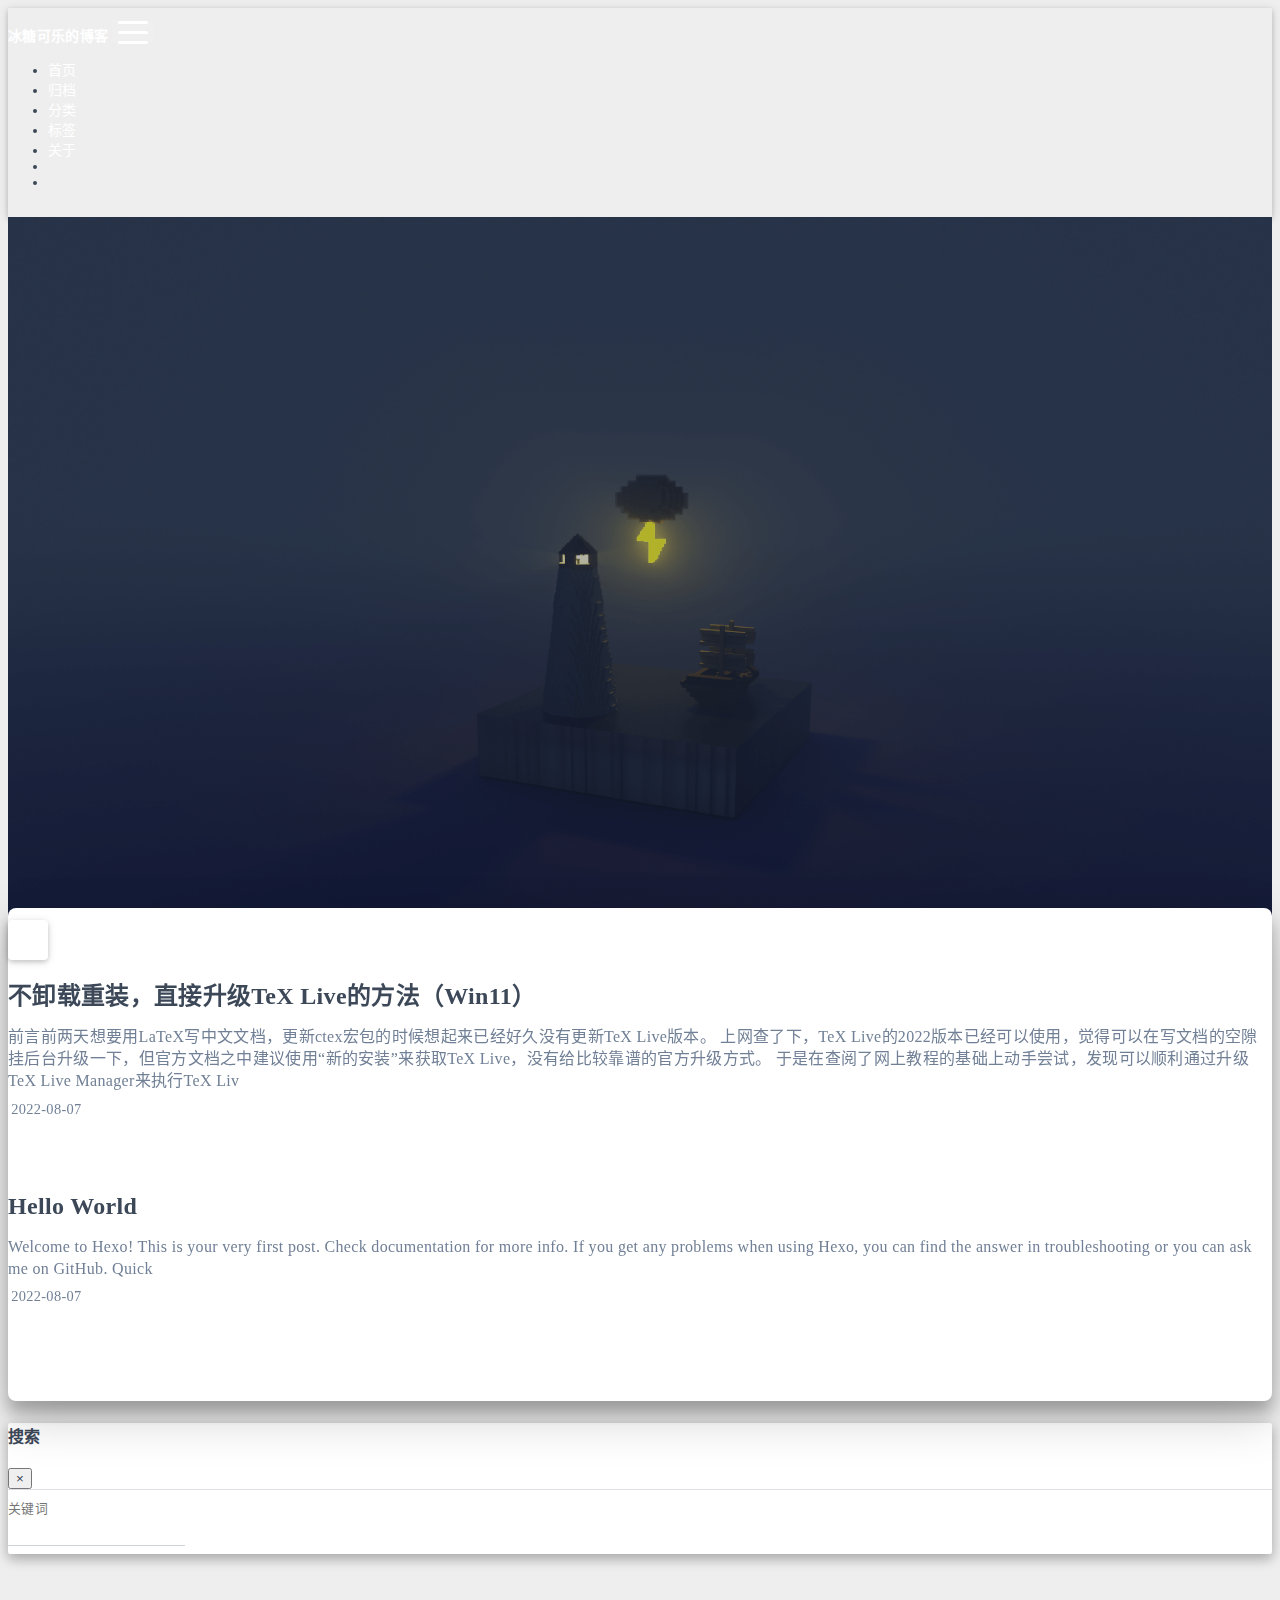
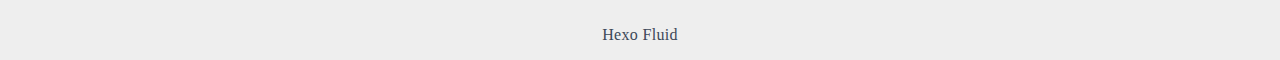
<file: index.html>
<!DOCTYPE html>
<html lang="zh-CN" data-default-color-scheme=auto>



<head>
  <meta charset="UTF-8">
  <link rel="apple-touch-icon" sizes="76x76" href="/img/fluid.png">
  <link rel="icon" href="/img/fluid.png">
  <meta name="viewport" content="width=device-width, initial-scale=1.0, maximum-scale=5.0, shrink-to-fit=no">
  <meta http-equiv="x-ua-compatible" content="ie=edge">
  
  <meta name="theme-color" content="#2f4154">
  <meta name="author" content="冰糖可乐">
  <meta name="keywords" content="">
  
    <meta property="og:type" content="website">
<meta property="og:title" content="冰糖可乐的博客">
<meta property="og:url" content="https://hushucheng1998.github.io/index.html">
<meta property="og:site_name" content="冰糖可乐的博客">
<meta property="og:locale" content="zh_CN">
<meta property="article:author" content="冰糖可乐">
<meta name="twitter:card" content="summary_large_image">
  
  
  
  <title>冰糖可乐的博客</title>

  <link  rel="stylesheet" href="https://lib.baomitu.com/twitter-bootstrap/4.6.1/css/bootstrap.min.css" />





<!-- 主题依赖的图标库，不要自行修改 -->
<!-- Do not modify the link that theme dependent icons -->

<link rel="stylesheet" href="//at.alicdn.com/t/font_1749284_hj8rtnfg7um.css">



<link rel="stylesheet" href="//at.alicdn.com/t/font_1736178_lbnruvf0jn.css">


<link  rel="stylesheet" href="/css/main.css" />


  <link id="highlight-css" rel="stylesheet" href="/css/highlight.css" />
  
    <link id="highlight-css-dark" rel="stylesheet" href="/css/highlight-dark.css" />
  




  <script id="fluid-configs">
    var Fluid = window.Fluid || {};
    Fluid.ctx = Object.assign({}, Fluid.ctx)
    var CONFIG = {"hostname":"hushucheng1998.github.io","root":"/","version":"1.9.2","typing":{"enable":true,"typeSpeed":70,"cursorChar":"_","loop":false,"scope":[]},"anchorjs":{"enable":true,"element":"h1,h2,h3,h4,h5,h6","placement":"left","visible":"hover","icon":""},"progressbar":{"enable":true,"height_px":3,"color":"#29d","options":{"showSpinner":false,"trickleSpeed":100}},"code_language":{"enable":true,"default":"TEXT"},"copy_btn":true,"image_caption":{"enable":true},"image_zoom":{"enable":true,"img_url_replace":["",""]},"toc":{"enable":true,"placement":"right","headingSelector":"h1,h2,h3,h4,h5,h6","collapseDepth":0},"lazyload":{"enable":true,"loading_img":"/img/loading.gif","onlypost":false,"offset_factor":2},"web_analytics":{"enable":true,"follow_dnt":true,"baidu":null,"google":null,"gtag":null,"tencent":{"sid":null,"cid":null},"woyaola":null,"cnzz":null,"leancloud":{"app_id":"wopfrNraT6xWUA0lL25nHy4l-gzGzoHsz","app_key":"YYA1okKEt0m7mNoq6c2jCkHJ","server_url":null,"path":"window.location.pathname","ignore_local":false}},"search_path":"/local-search.xml"};

    if (CONFIG.web_analytics.follow_dnt) {
      var dntVal = navigator.doNotTrack || window.doNotTrack || navigator.msDoNotTrack;
      Fluid.ctx.dnt = dntVal && (dntVal.startsWith('1') || dntVal.startsWith('yes') || dntVal.startsWith('on'));
    }
  </script>
  <script  src="/js/utils.js" ></script>
  <script  src="/js/color-schema.js" ></script>
  

  

  

  

  

  

  

  
    
  



  
<meta name="generator" content="Hexo 6.2.0"></head>


<body>
  

  <header>
    

<div class="header-inner" style="height: 100vh;">
  <nav id="navbar" class="navbar fixed-top  navbar-expand-lg navbar-dark scrolling-navbar">
  <div class="container">
    <a class="navbar-brand" href="/">
      <strong>冰糖可乐的博客</strong>
    </a>

    <button id="navbar-toggler-btn" class="navbar-toggler" type="button" data-toggle="collapse"
            data-target="#navbarSupportedContent"
            aria-controls="navbarSupportedContent" aria-expanded="false" aria-label="Toggle navigation">
      <div class="animated-icon"><span></span><span></span><span></span></div>
    </button>

    <!-- Collapsible content -->
    <div class="collapse navbar-collapse" id="navbarSupportedContent">
      <ul class="navbar-nav ml-auto text-center">
        
          
          
          
          
            <li class="nav-item">
              <a class="nav-link" href="/">
                <i class="iconfont icon-home-fill"></i>
                首页
              </a>
            </li>
          
        
          
          
          
          
            <li class="nav-item">
              <a class="nav-link" href="/archives/">
                <i class="iconfont icon-archive-fill"></i>
                归档
              </a>
            </li>
          
        
          
          
          
          
            <li class="nav-item">
              <a class="nav-link" href="/categories/">
                <i class="iconfont icon-category-fill"></i>
                分类
              </a>
            </li>
          
        
          
          
          
          
            <li class="nav-item">
              <a class="nav-link" href="/tags/">
                <i class="iconfont icon-tags-fill"></i>
                标签
              </a>
            </li>
          
        
          
          
          
          
            <li class="nav-item">
              <a class="nav-link" href="/about/">
                <i class="iconfont icon-user-fill"></i>
                关于
              </a>
            </li>
          
        
        
          <li class="nav-item" id="search-btn">
            <a class="nav-link" target="_self" href="javascript:;" data-toggle="modal" data-target="#modalSearch" aria-label="Search">
              &nbsp;<i class="iconfont icon-search"></i>&nbsp;
            </a>
          </li>
          
        
        
          <li class="nav-item" id="color-toggle-btn">
            <a class="nav-link" target="_self" href="javascript:;" aria-label="Color Toggle">&nbsp;<i
                class="iconfont icon-dark" id="color-toggle-icon"></i>&nbsp;</a>
          </li>
        
      </ul>
    </div>
  </div>
</nav>

  

<div id="banner" class="banner" parallax=true
     style="background: url('/img/default.png') no-repeat center center; background-size: cover;">
  <div class="full-bg-img">
    <div class="mask flex-center" style="background-color: rgba(0, 0, 0, 0.3)">
      <div class="banner-text text-center fade-in-up">
        <div class="h2">
          
            <span id="subtitle" data-typed-text="欢迎访问冰糖可乐的博客！"></span>
          
        </div>

        
      </div>

      
        <div class="scroll-down-bar">
          <i class="iconfont icon-arrowdown"></i>
        </div>
      
    </div>
  </div>
</div>

</div>

  </header>

  <main>
    
      <div class="container nopadding-x-md">
        <div id="board"
          style="margin-top: 0">
          
          <div class="container">
            <div class="row">
              <div class="col-12 col-md-10 m-auto">
                


  <div class="row mx-auto index-card">
    
    
    <article class="col-12 col-md-12 mx-auto index-info">
      <h1 class="index-header">
        
        <a href="/2022/08/07/%E4%B8%8D%E5%8D%B8%E8%BD%BD%E9%87%8D%E8%A3%85%EF%BC%8C%E7%9B%B4%E6%8E%A5%E5%8D%87%E7%BA%A7TeX-Live%E7%9A%84%E6%96%B9%E6%B3%95%EF%BC%88Win11%EF%BC%89/" target="_self">
          不卸载重装，直接升级TeX Live的方法（Win11）
        </a>
      </h1>

      
      <a class="index-excerpt index-excerpt__noimg" href="/2022/08/07/%E4%B8%8D%E5%8D%B8%E8%BD%BD%E9%87%8D%E8%A3%85%EF%BC%8C%E7%9B%B4%E6%8E%A5%E5%8D%87%E7%BA%A7TeX-Live%E7%9A%84%E6%96%B9%E6%B3%95%EF%BC%88Win11%EF%BC%89/" target="_self">
        <div>
          前言前两天想要用LaTeX写中文文档，更新ctex宏包的时候想起来已经好久没有更新TeX Live版本。 上网查了下，TeX Live的2022版本已经可以使用，觉得可以在写文档的空隙挂后台升级一下，但官方文档之中建议使用“新的安装”来获取TeX Live，没有给比较靠谱的官方升级方式。 于是在查阅了网上教程的基础上动手尝试，发现可以顺利通过升级TeX Live Manager来执行TeX Liv
        </div>
      </a>

      <div class="index-btm post-metas">
        
          <div class="post-meta mr-3">
            <i class="iconfont icon-date"></i>
            <time datetime="2022-08-07 21:16" pubdate>
              2022-08-07
            </time>
          </div>
        
        
        
      </div>
    </article>
  </div>

  <div class="row mx-auto index-card">
    
    
    <article class="col-12 col-md-12 mx-auto index-info">
      <h1 class="index-header">
        
        <a href="/2022/08/07/hello-world/" target="_self">
          Hello World
        </a>
      </h1>

      
      <a class="index-excerpt index-excerpt__noimg" href="/2022/08/07/hello-world/" target="_self">
        <div>
          Welcome to Hexo! This is your very first post. Check documentation for more info. If you get any problems when using Hexo, you can find the answer in troubleshooting or you can ask me on GitHub. Quick
        </div>
      </a>

      <div class="index-btm post-metas">
        
          <div class="post-meta mr-3">
            <i class="iconfont icon-date"></i>
            <time datetime="2022-08-07 19:42" pubdate>
              2022-08-07
            </time>
          </div>
        
        
        
      </div>
    </article>
  </div>





              </div>
            </div>
          </div>
        </div>
      </div>
    

    
      <a id="scroll-top-button" aria-label="TOP" href="#" role="button">
        <i class="iconfont icon-arrowup" aria-hidden="true"></i>
      </a>
    

    
      <div class="modal fade" id="modalSearch" tabindex="-1" role="dialog" aria-labelledby="ModalLabel"
     aria-hidden="true">
  <div class="modal-dialog modal-dialog-scrollable modal-lg" role="document">
    <div class="modal-content">
      <div class="modal-header text-center">
        <h4 class="modal-title w-100 font-weight-bold">搜索</h4>
        <button type="button" id="local-search-close" class="close" data-dismiss="modal" aria-label="Close">
          <span aria-hidden="true">&times;</span>
        </button>
      </div>
      <div class="modal-body mx-3">
        <div class="md-form mb-5">
          <input type="text" id="local-search-input" class="form-control validate">
          <label data-error="x" data-success="v" for="local-search-input">关键词</label>
        </div>
        <div class="list-group" id="local-search-result"></div>
      </div>
    </div>
  </div>
</div>

    

    
  </main>

  <footer>
    <div class="footer-inner">
  
    <div class="footer-content">
       <a href="https://hexo.io" target="_blank" rel="nofollow noopener"><span>Hexo</span></a> <i class="iconfont icon-love"></i> <a href="https://github.com/fluid-dev/hexo-theme-fluid" target="_blank" rel="nofollow noopener"><span>Fluid</span></a> 
    </div>
  
  
  
  
</div>

  </footer>

  <!-- Scripts -->
  
  <script  src="https://lib.baomitu.com/nprogress/0.2.0/nprogress.min.js" ></script>
  <link  rel="stylesheet" href="https://lib.baomitu.com/nprogress/0.2.0/nprogress.min.css" />

  <script>
    NProgress.configure({"showSpinner":false,"trickleSpeed":100})
    NProgress.start()
    window.addEventListener('load', function() {
      NProgress.done();
    })
  </script>


<script  src="https://lib.baomitu.com/jquery/3.6.0/jquery.min.js" ></script>
<script  src="https://lib.baomitu.com/twitter-bootstrap/4.6.1/js/bootstrap.min.js" ></script>
<script  src="/js/events.js" ></script>
<script  src="/js/plugins.js" ></script>


  <script  src="https://lib.baomitu.com/typed.js/2.0.12/typed.min.js" ></script>
  <script>
    (function (window, document) {
      var typing = Fluid.plugins.typing;
      var subtitle = document.getElementById('subtitle');
      if (!subtitle || !typing) {
        return;
      }
      var text = subtitle.getAttribute('data-typed-text');
      
        typing(text);
      
    })(window, document);
  </script>




  
    <script  src="/js/img-lazyload.js" ></script>
  




  <script defer src="/js/leancloud.js" ></script>

  <script  src="/js/local-search.js" ></script>





<!-- 主题的启动项，将它保持在最底部 -->
<!-- the boot of the theme, keep it at the bottom -->
<script  src="/js/boot.js" ></script>


  

  <noscript>
    <div class="noscript-warning">博客在允许 JavaScript 运行的环境下浏览效果更佳</div>
  </noscript>
</body>
</html>
</file>
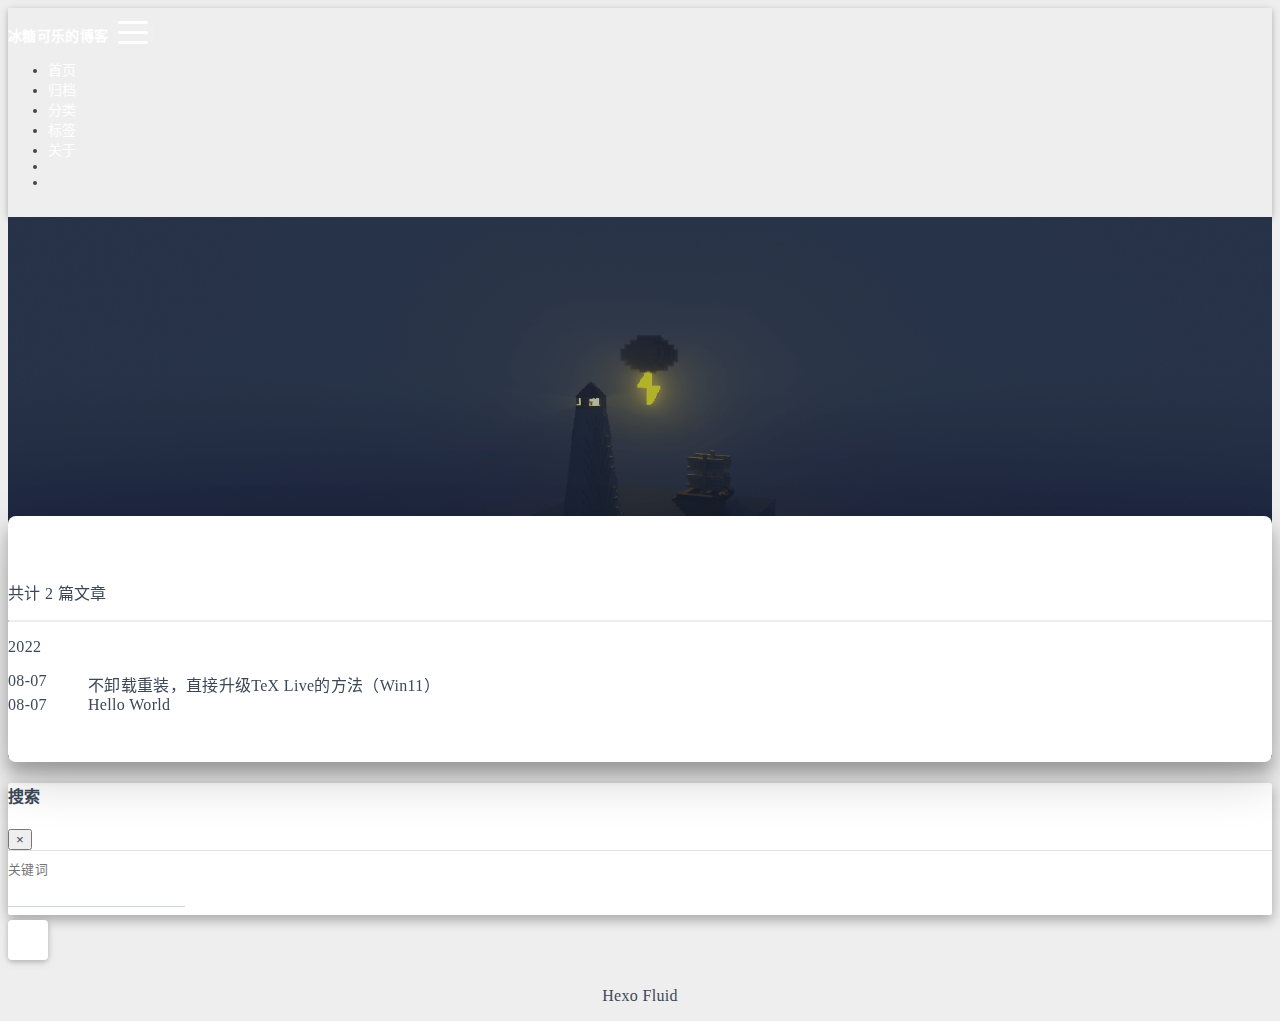
<file: archives/index.html>
<!DOCTYPE html>
<html lang="zh-CN" data-default-color-scheme=auto>



<head>
  <meta charset="UTF-8">
  <link rel="apple-touch-icon" sizes="76x76" href="/img/fluid.png">
  <link rel="icon" href="/img/fluid.png">
  <meta name="viewport" content="width=device-width, initial-scale=1.0, maximum-scale=5.0, shrink-to-fit=no">
  <meta http-equiv="x-ua-compatible" content="ie=edge">
  
  <meta name="theme-color" content="#2f4154">
  <meta name="author" content="冰糖可乐">
  <meta name="keywords" content="">
  
    <meta property="og:type" content="website">
<meta property="og:title" content="归档">
<meta property="og:url" content="https://hushucheng1998.github.io/archives/index.html">
<meta property="og:site_name" content="冰糖可乐的博客">
<meta property="og:locale" content="zh_CN">
<meta property="article:author" content="冰糖可乐">
<meta name="twitter:card" content="summary_large_image">
  
  
  
  <title>归档 - 冰糖可乐的博客</title>

  <link  rel="stylesheet" href="https://lib.baomitu.com/twitter-bootstrap/4.6.1/css/bootstrap.min.css" />





<!-- 主题依赖的图标库，不要自行修改 -->
<!-- Do not modify the link that theme dependent icons -->

<link rel="stylesheet" href="//at.alicdn.com/t/font_1749284_hj8rtnfg7um.css">



<link rel="stylesheet" href="//at.alicdn.com/t/font_1736178_lbnruvf0jn.css">


<link  rel="stylesheet" href="/css/main.css" />


  <link id="highlight-css" rel="stylesheet" href="/css/highlight.css" />
  
    <link id="highlight-css-dark" rel="stylesheet" href="/css/highlight-dark.css" />
  




  <script id="fluid-configs">
    var Fluid = window.Fluid || {};
    Fluid.ctx = Object.assign({}, Fluid.ctx)
    var CONFIG = {"hostname":"hushucheng1998.github.io","root":"/","version":"1.9.2","typing":{"enable":true,"typeSpeed":70,"cursorChar":"_","loop":false,"scope":[]},"anchorjs":{"enable":true,"element":"h1,h2,h3,h4,h5,h6","placement":"left","visible":"hover","icon":""},"progressbar":{"enable":true,"height_px":3,"color":"#29d","options":{"showSpinner":false,"trickleSpeed":100}},"code_language":{"enable":true,"default":"TEXT"},"copy_btn":true,"image_caption":{"enable":true},"image_zoom":{"enable":true,"img_url_replace":["",""]},"toc":{"enable":true,"placement":"right","headingSelector":"h1,h2,h3,h4,h5,h6","collapseDepth":0},"lazyload":{"enable":true,"loading_img":"/img/loading.gif","onlypost":false,"offset_factor":2},"web_analytics":{"enable":true,"follow_dnt":true,"baidu":null,"google":null,"gtag":null,"tencent":{"sid":null,"cid":null},"woyaola":null,"cnzz":null,"leancloud":{"app_id":"wopfrNraT6xWUA0lL25nHy4l-gzGzoHsz","app_key":"YYA1okKEt0m7mNoq6c2jCkHJ","server_url":null,"path":"window.location.pathname","ignore_local":false}},"search_path":"/local-search.xml"};

    if (CONFIG.web_analytics.follow_dnt) {
      var dntVal = navigator.doNotTrack || window.doNotTrack || navigator.msDoNotTrack;
      Fluid.ctx.dnt = dntVal && (dntVal.startsWith('1') || dntVal.startsWith('yes') || dntVal.startsWith('on'));
    }
  </script>
  <script  src="/js/utils.js" ></script>
  <script  src="/js/color-schema.js" ></script>
  

  

  

  

  

  

  

  
    
  



  
<meta name="generator" content="Hexo 6.2.0"></head>


<body>
  

  <header>
    

<div class="header-inner" style="height: 60vh;">
  <nav id="navbar" class="navbar fixed-top  navbar-expand-lg navbar-dark scrolling-navbar">
  <div class="container">
    <a class="navbar-brand" href="/">
      <strong>冰糖可乐的博客</strong>
    </a>

    <button id="navbar-toggler-btn" class="navbar-toggler" type="button" data-toggle="collapse"
            data-target="#navbarSupportedContent"
            aria-controls="navbarSupportedContent" aria-expanded="false" aria-label="Toggle navigation">
      <div class="animated-icon"><span></span><span></span><span></span></div>
    </button>

    <!-- Collapsible content -->
    <div class="collapse navbar-collapse" id="navbarSupportedContent">
      <ul class="navbar-nav ml-auto text-center">
        
          
          
          
          
            <li class="nav-item">
              <a class="nav-link" href="/">
                <i class="iconfont icon-home-fill"></i>
                首页
              </a>
            </li>
          
        
          
          
          
          
            <li class="nav-item">
              <a class="nav-link" href="/archives/">
                <i class="iconfont icon-archive-fill"></i>
                归档
              </a>
            </li>
          
        
          
          
          
          
            <li class="nav-item">
              <a class="nav-link" href="/categories/">
                <i class="iconfont icon-category-fill"></i>
                分类
              </a>
            </li>
          
        
          
          
          
          
            <li class="nav-item">
              <a class="nav-link" href="/tags/">
                <i class="iconfont icon-tags-fill"></i>
                标签
              </a>
            </li>
          
        
          
          
          
          
            <li class="nav-item">
              <a class="nav-link" href="/about/">
                <i class="iconfont icon-user-fill"></i>
                关于
              </a>
            </li>
          
        
        
          <li class="nav-item" id="search-btn">
            <a class="nav-link" target="_self" href="javascript:;" data-toggle="modal" data-target="#modalSearch" aria-label="Search">
              &nbsp;<i class="iconfont icon-search"></i>&nbsp;
            </a>
          </li>
          
        
        
          <li class="nav-item" id="color-toggle-btn">
            <a class="nav-link" target="_self" href="javascript:;" aria-label="Color Toggle">&nbsp;<i
                class="iconfont icon-dark" id="color-toggle-icon"></i>&nbsp;</a>
          </li>
        
      </ul>
    </div>
  </div>
</nav>

  

<div id="banner" class="banner" parallax=true
     style="background: url('/img/default.png') no-repeat center center; background-size: cover;">
  <div class="full-bg-img">
    <div class="mask flex-center" style="background-color: rgba(0, 0, 0, 0.3)">
      <div class="banner-text text-center fade-in-up">
        <div class="h2">
          
            <span id="subtitle" data-typed-text="归档"></span>
          
        </div>

        
      </div>

      
    </div>
  </div>
</div>

</div>

  </header>

  <main>
    
      <div class="container nopadding-x-md">
        <div id="board"
          >
          
          <div class="container">
            <div class="row">
              <div class="col-12 col-md-10 m-auto">
                

<div class="list-group">
  <p class="h4">共计 2 篇文章</p>
  <hr>
  
  
    
      
      <p class="h5">2022</p>
    
    <a href="/2022/08/07/%E4%B8%8D%E5%8D%B8%E8%BD%BD%E9%87%8D%E8%A3%85%EF%BC%8C%E7%9B%B4%E6%8E%A5%E5%8D%87%E7%BA%A7TeX-Live%E7%9A%84%E6%96%B9%E6%B3%95%EF%BC%88Win11%EF%BC%89/" class="list-group-item list-group-item-action">
      <time>08-07</time>
      <div class="list-group-item-title">不卸载重装，直接升级TeX Live的方法（Win11）</div>
    </a>
  
    
    <a href="/2022/08/07/hello-world/" class="list-group-item list-group-item-action">
      <time>08-07</time>
      <div class="list-group-item-title">Hello World</div>
    </a>
  
</div>





              </div>
            </div>
          </div>
        </div>
      </div>
    

    
      <a id="scroll-top-button" aria-label="TOP" href="#" role="button">
        <i class="iconfont icon-arrowup" aria-hidden="true"></i>
      </a>
    

    
      <div class="modal fade" id="modalSearch" tabindex="-1" role="dialog" aria-labelledby="ModalLabel"
     aria-hidden="true">
  <div class="modal-dialog modal-dialog-scrollable modal-lg" role="document">
    <div class="modal-content">
      <div class="modal-header text-center">
        <h4 class="modal-title w-100 font-weight-bold">搜索</h4>
        <button type="button" id="local-search-close" class="close" data-dismiss="modal" aria-label="Close">
          <span aria-hidden="true">&times;</span>
        </button>
      </div>
      <div class="modal-body mx-3">
        <div class="md-form mb-5">
          <input type="text" id="local-search-input" class="form-control validate">
          <label data-error="x" data-success="v" for="local-search-input">关键词</label>
        </div>
        <div class="list-group" id="local-search-result"></div>
      </div>
    </div>
  </div>
</div>

    

    
  </main>

  <footer>
    <div class="footer-inner">
  
    <div class="footer-content">
       <a href="https://hexo.io" target="_blank" rel="nofollow noopener"><span>Hexo</span></a> <i class="iconfont icon-love"></i> <a href="https://github.com/fluid-dev/hexo-theme-fluid" target="_blank" rel="nofollow noopener"><span>Fluid</span></a> 
    </div>
  
  
  
  
</div>

  </footer>

  <!-- Scripts -->
  
  <script  src="https://lib.baomitu.com/nprogress/0.2.0/nprogress.min.js" ></script>
  <link  rel="stylesheet" href="https://lib.baomitu.com/nprogress/0.2.0/nprogress.min.css" />

  <script>
    NProgress.configure({"showSpinner":false,"trickleSpeed":100})
    NProgress.start()
    window.addEventListener('load', function() {
      NProgress.done();
    })
  </script>


<script  src="https://lib.baomitu.com/jquery/3.6.0/jquery.min.js" ></script>
<script  src="https://lib.baomitu.com/twitter-bootstrap/4.6.1/js/bootstrap.min.js" ></script>
<script  src="/js/events.js" ></script>
<script  src="/js/plugins.js" ></script>


  <script  src="https://lib.baomitu.com/typed.js/2.0.12/typed.min.js" ></script>
  <script>
    (function (window, document) {
      var typing = Fluid.plugins.typing;
      var subtitle = document.getElementById('subtitle');
      if (!subtitle || !typing) {
        return;
      }
      var text = subtitle.getAttribute('data-typed-text');
      
        typing(text);
      
    })(window, document);
  </script>




  
    <script  src="/js/img-lazyload.js" ></script>
  




  <script defer src="/js/leancloud.js" ></script>

  <script  src="/js/local-search.js" ></script>





<!-- 主题的启动项，将它保持在最底部 -->
<!-- the boot of the theme, keep it at the bottom -->
<script  src="/js/boot.js" ></script>


  

  <noscript>
    <div class="noscript-warning">博客在允许 JavaScript 运行的环境下浏览效果更佳</div>
  </noscript>
</body>
</html>
</file>
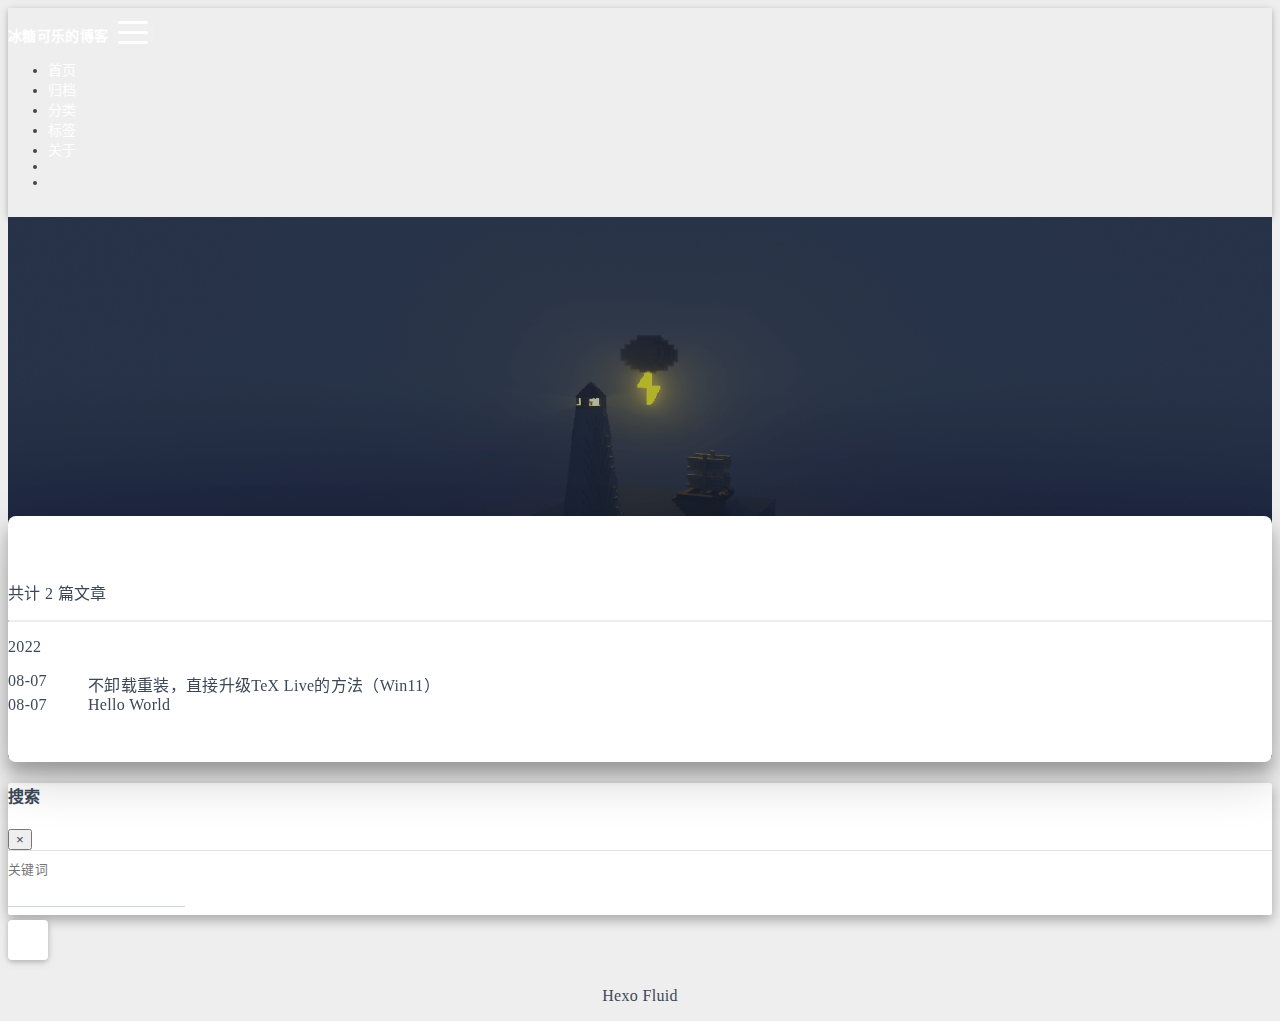
<file: archives/2022/index.html>
<!DOCTYPE html>
<html lang="zh-CN" data-default-color-scheme=auto>



<head>
  <meta charset="UTF-8">
  <link rel="apple-touch-icon" sizes="76x76" href="/img/fluid.png">
  <link rel="icon" href="/img/fluid.png">
  <meta name="viewport" content="width=device-width, initial-scale=1.0, maximum-scale=5.0, shrink-to-fit=no">
  <meta http-equiv="x-ua-compatible" content="ie=edge">
  
  <meta name="theme-color" content="#2f4154">
  <meta name="author" content="冰糖可乐">
  <meta name="keywords" content="">
  
    <meta property="og:type" content="website">
<meta property="og:title" content="归档">
<meta property="og:url" content="https://hushucheng1998.github.io/archives/2022/index.html">
<meta property="og:site_name" content="冰糖可乐的博客">
<meta property="og:locale" content="zh_CN">
<meta property="article:author" content="冰糖可乐">
<meta name="twitter:card" content="summary_large_image">
  
  
  
  <title>归档 - 冰糖可乐的博客</title>

  <link  rel="stylesheet" href="https://lib.baomitu.com/twitter-bootstrap/4.6.1/css/bootstrap.min.css" />





<!-- 主题依赖的图标库，不要自行修改 -->
<!-- Do not modify the link that theme dependent icons -->

<link rel="stylesheet" href="//at.alicdn.com/t/font_1749284_hj8rtnfg7um.css">



<link rel="stylesheet" href="//at.alicdn.com/t/font_1736178_lbnruvf0jn.css">


<link  rel="stylesheet" href="/css/main.css" />


  <link id="highlight-css" rel="stylesheet" href="/css/highlight.css" />
  
    <link id="highlight-css-dark" rel="stylesheet" href="/css/highlight-dark.css" />
  




  <script id="fluid-configs">
    var Fluid = window.Fluid || {};
    Fluid.ctx = Object.assign({}, Fluid.ctx)
    var CONFIG = {"hostname":"hushucheng1998.github.io","root":"/","version":"1.9.2","typing":{"enable":true,"typeSpeed":70,"cursorChar":"_","loop":false,"scope":[]},"anchorjs":{"enable":true,"element":"h1,h2,h3,h4,h5,h6","placement":"left","visible":"hover","icon":""},"progressbar":{"enable":true,"height_px":3,"color":"#29d","options":{"showSpinner":false,"trickleSpeed":100}},"code_language":{"enable":true,"default":"TEXT"},"copy_btn":true,"image_caption":{"enable":true},"image_zoom":{"enable":true,"img_url_replace":["",""]},"toc":{"enable":true,"placement":"right","headingSelector":"h1,h2,h3,h4,h5,h6","collapseDepth":0},"lazyload":{"enable":true,"loading_img":"/img/loading.gif","onlypost":false,"offset_factor":2},"web_analytics":{"enable":true,"follow_dnt":true,"baidu":null,"google":null,"gtag":null,"tencent":{"sid":null,"cid":null},"woyaola":null,"cnzz":null,"leancloud":{"app_id":"wopfrNraT6xWUA0lL25nHy4l-gzGzoHsz","app_key":"YYA1okKEt0m7mNoq6c2jCkHJ","server_url":null,"path":"window.location.pathname","ignore_local":false}},"search_path":"/local-search.xml"};

    if (CONFIG.web_analytics.follow_dnt) {
      var dntVal = navigator.doNotTrack || window.doNotTrack || navigator.msDoNotTrack;
      Fluid.ctx.dnt = dntVal && (dntVal.startsWith('1') || dntVal.startsWith('yes') || dntVal.startsWith('on'));
    }
  </script>
  <script  src="/js/utils.js" ></script>
  <script  src="/js/color-schema.js" ></script>
  

  

  

  

  

  

  

  
    
  



  
<meta name="generator" content="Hexo 6.2.0"></head>


<body>
  

  <header>
    

<div class="header-inner" style="height: 60vh;">
  <nav id="navbar" class="navbar fixed-top  navbar-expand-lg navbar-dark scrolling-navbar">
  <div class="container">
    <a class="navbar-brand" href="/">
      <strong>冰糖可乐的博客</strong>
    </a>

    <button id="navbar-toggler-btn" class="navbar-toggler" type="button" data-toggle="collapse"
            data-target="#navbarSupportedContent"
            aria-controls="navbarSupportedContent" aria-expanded="false" aria-label="Toggle navigation">
      <div class="animated-icon"><span></span><span></span><span></span></div>
    </button>

    <!-- Collapsible content -->
    <div class="collapse navbar-collapse" id="navbarSupportedContent">
      <ul class="navbar-nav ml-auto text-center">
        
          
          
          
          
            <li class="nav-item">
              <a class="nav-link" href="/">
                <i class="iconfont icon-home-fill"></i>
                首页
              </a>
            </li>
          
        
          
          
          
          
            <li class="nav-item">
              <a class="nav-link" href="/archives/">
                <i class="iconfont icon-archive-fill"></i>
                归档
              </a>
            </li>
          
        
          
          
          
          
            <li class="nav-item">
              <a class="nav-link" href="/categories/">
                <i class="iconfont icon-category-fill"></i>
                分类
              </a>
            </li>
          
        
          
          
          
          
            <li class="nav-item">
              <a class="nav-link" href="/tags/">
                <i class="iconfont icon-tags-fill"></i>
                标签
              </a>
            </li>
          
        
          
          
          
          
            <li class="nav-item">
              <a class="nav-link" href="/about/">
                <i class="iconfont icon-user-fill"></i>
                关于
              </a>
            </li>
          
        
        
          <li class="nav-item" id="search-btn">
            <a class="nav-link" target="_self" href="javascript:;" data-toggle="modal" data-target="#modalSearch" aria-label="Search">
              &nbsp;<i class="iconfont icon-search"></i>&nbsp;
            </a>
          </li>
          
        
        
          <li class="nav-item" id="color-toggle-btn">
            <a class="nav-link" target="_self" href="javascript:;" aria-label="Color Toggle">&nbsp;<i
                class="iconfont icon-dark" id="color-toggle-icon"></i>&nbsp;</a>
          </li>
        
      </ul>
    </div>
  </div>
</nav>

  

<div id="banner" class="banner" parallax=true
     style="background: url('/img/default.png') no-repeat center center; background-size: cover;">
  <div class="full-bg-img">
    <div class="mask flex-center" style="background-color: rgba(0, 0, 0, 0.3)">
      <div class="banner-text text-center fade-in-up">
        <div class="h2">
          
            <span id="subtitle" data-typed-text="归档"></span>
          
        </div>

        
      </div>

      
    </div>
  </div>
</div>

</div>

  </header>

  <main>
    
      <div class="container nopadding-x-md">
        <div id="board"
          >
          
          <div class="container">
            <div class="row">
              <div class="col-12 col-md-10 m-auto">
                

<div class="list-group">
  <p class="h4">共计 2 篇文章</p>
  <hr>
  
  
    
      
      <p class="h5">2022</p>
    
    <a href="/2022/08/07/%E4%B8%8D%E5%8D%B8%E8%BD%BD%E9%87%8D%E8%A3%85%EF%BC%8C%E7%9B%B4%E6%8E%A5%E5%8D%87%E7%BA%A7TeX-Live%E7%9A%84%E6%96%B9%E6%B3%95%EF%BC%88Win11%EF%BC%89/" class="list-group-item list-group-item-action">
      <time>08-07</time>
      <div class="list-group-item-title">不卸载重装，直接升级TeX Live的方法（Win11）</div>
    </a>
  
    
    <a href="/2022/08/07/hello-world/" class="list-group-item list-group-item-action">
      <time>08-07</time>
      <div class="list-group-item-title">Hello World</div>
    </a>
  
</div>





              </div>
            </div>
          </div>
        </div>
      </div>
    

    
      <a id="scroll-top-button" aria-label="TOP" href="#" role="button">
        <i class="iconfont icon-arrowup" aria-hidden="true"></i>
      </a>
    

    
      <div class="modal fade" id="modalSearch" tabindex="-1" role="dialog" aria-labelledby="ModalLabel"
     aria-hidden="true">
  <div class="modal-dialog modal-dialog-scrollable modal-lg" role="document">
    <div class="modal-content">
      <div class="modal-header text-center">
        <h4 class="modal-title w-100 font-weight-bold">搜索</h4>
        <button type="button" id="local-search-close" class="close" data-dismiss="modal" aria-label="Close">
          <span aria-hidden="true">&times;</span>
        </button>
      </div>
      <div class="modal-body mx-3">
        <div class="md-form mb-5">
          <input type="text" id="local-search-input" class="form-control validate">
          <label data-error="x" data-success="v" for="local-search-input">关键词</label>
        </div>
        <div class="list-group" id="local-search-result"></div>
      </div>
    </div>
  </div>
</div>

    

    
  </main>

  <footer>
    <div class="footer-inner">
  
    <div class="footer-content">
       <a href="https://hexo.io" target="_blank" rel="nofollow noopener"><span>Hexo</span></a> <i class="iconfont icon-love"></i> <a href="https://github.com/fluid-dev/hexo-theme-fluid" target="_blank" rel="nofollow noopener"><span>Fluid</span></a> 
    </div>
  
  
  
  
</div>

  </footer>

  <!-- Scripts -->
  
  <script  src="https://lib.baomitu.com/nprogress/0.2.0/nprogress.min.js" ></script>
  <link  rel="stylesheet" href="https://lib.baomitu.com/nprogress/0.2.0/nprogress.min.css" />

  <script>
    NProgress.configure({"showSpinner":false,"trickleSpeed":100})
    NProgress.start()
    window.addEventListener('load', function() {
      NProgress.done();
    })
  </script>


<script  src="https://lib.baomitu.com/jquery/3.6.0/jquery.min.js" ></script>
<script  src="https://lib.baomitu.com/twitter-bootstrap/4.6.1/js/bootstrap.min.js" ></script>
<script  src="/js/events.js" ></script>
<script  src="/js/plugins.js" ></script>


  <script  src="https://lib.baomitu.com/typed.js/2.0.12/typed.min.js" ></script>
  <script>
    (function (window, document) {
      var typing = Fluid.plugins.typing;
      var subtitle = document.getElementById('subtitle');
      if (!subtitle || !typing) {
        return;
      }
      var text = subtitle.getAttribute('data-typed-text');
      
        typing(text);
      
    })(window, document);
  </script>




  
    <script  src="/js/img-lazyload.js" ></script>
  




  <script defer src="/js/leancloud.js" ></script>

  <script  src="/js/local-search.js" ></script>





<!-- 主题的启动项，将它保持在最底部 -->
<!-- the boot of the theme, keep it at the bottom -->
<script  src="/js/boot.js" ></script>


  

  <noscript>
    <div class="noscript-warning">博客在允许 JavaScript 运行的环境下浏览效果更佳</div>
  </noscript>
</body>
</html>
</file>
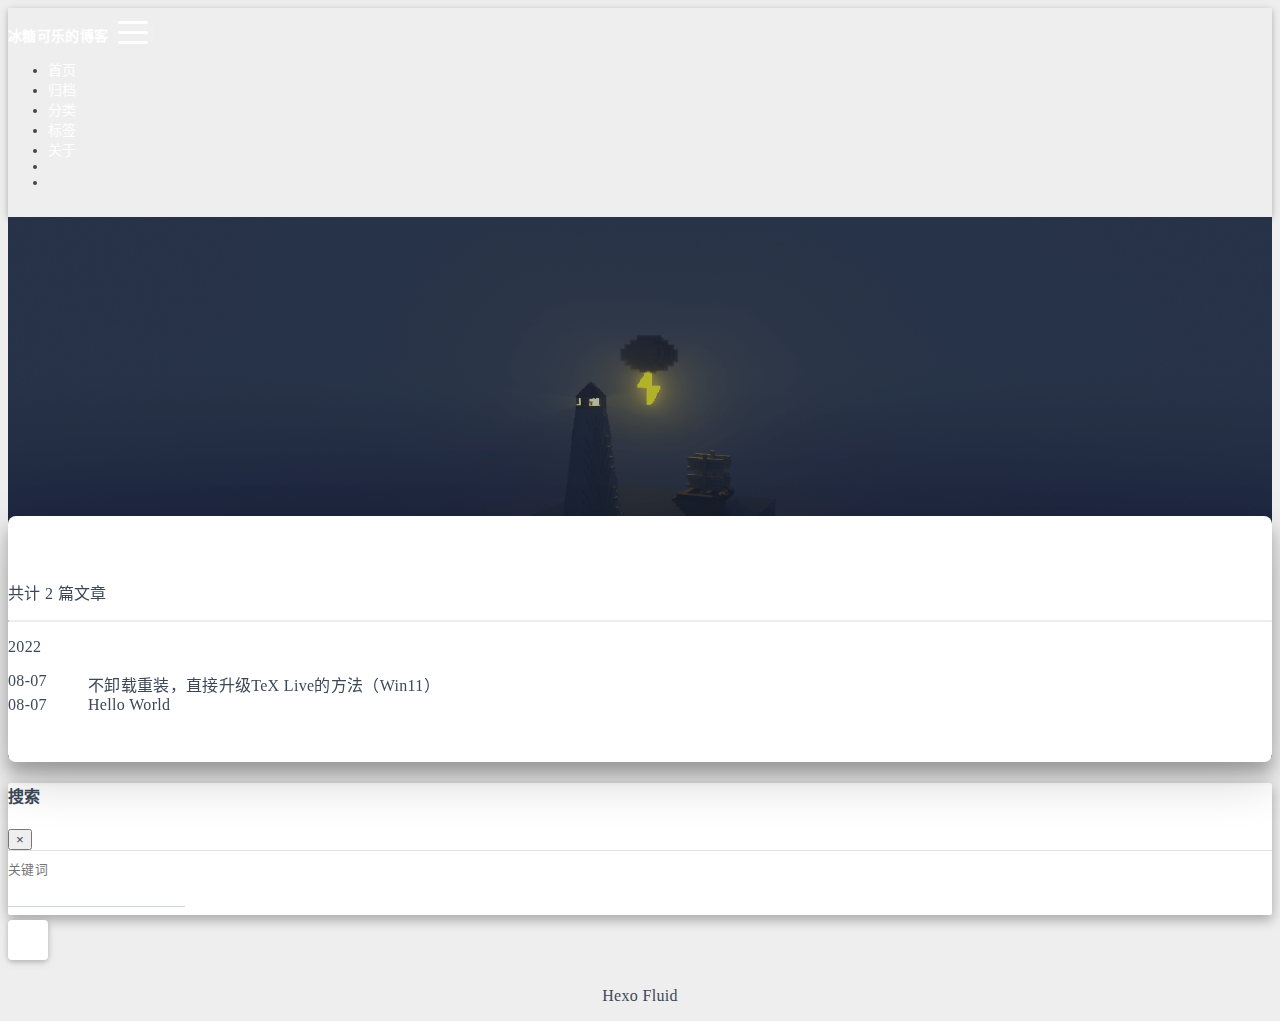
<file: archives/2022/08/index.html>
<!DOCTYPE html>
<html lang="zh-CN" data-default-color-scheme=auto>



<head>
  <meta charset="UTF-8">
  <link rel="apple-touch-icon" sizes="76x76" href="/img/fluid.png">
  <link rel="icon" href="/img/fluid.png">
  <meta name="viewport" content="width=device-width, initial-scale=1.0, maximum-scale=5.0, shrink-to-fit=no">
  <meta http-equiv="x-ua-compatible" content="ie=edge">
  
  <meta name="theme-color" content="#2f4154">
  <meta name="author" content="冰糖可乐">
  <meta name="keywords" content="">
  
    <meta property="og:type" content="website">
<meta property="og:title" content="归档">
<meta property="og:url" content="https://hushucheng1998.github.io/archives/2022/08/index.html">
<meta property="og:site_name" content="冰糖可乐的博客">
<meta property="og:locale" content="zh_CN">
<meta property="article:author" content="冰糖可乐">
<meta name="twitter:card" content="summary_large_image">
  
  
  
  <title>归档 - 冰糖可乐的博客</title>

  <link  rel="stylesheet" href="https://lib.baomitu.com/twitter-bootstrap/4.6.1/css/bootstrap.min.css" />





<!-- 主题依赖的图标库，不要自行修改 -->
<!-- Do not modify the link that theme dependent icons -->

<link rel="stylesheet" href="//at.alicdn.com/t/font_1749284_hj8rtnfg7um.css">



<link rel="stylesheet" href="//at.alicdn.com/t/font_1736178_lbnruvf0jn.css">


<link  rel="stylesheet" href="/css/main.css" />


  <link id="highlight-css" rel="stylesheet" href="/css/highlight.css" />
  
    <link id="highlight-css-dark" rel="stylesheet" href="/css/highlight-dark.css" />
  




  <script id="fluid-configs">
    var Fluid = window.Fluid || {};
    Fluid.ctx = Object.assign({}, Fluid.ctx)
    var CONFIG = {"hostname":"hushucheng1998.github.io","root":"/","version":"1.9.2","typing":{"enable":true,"typeSpeed":70,"cursorChar":"_","loop":false,"scope":[]},"anchorjs":{"enable":true,"element":"h1,h2,h3,h4,h5,h6","placement":"left","visible":"hover","icon":""},"progressbar":{"enable":true,"height_px":3,"color":"#29d","options":{"showSpinner":false,"trickleSpeed":100}},"code_language":{"enable":true,"default":"TEXT"},"copy_btn":true,"image_caption":{"enable":true},"image_zoom":{"enable":true,"img_url_replace":["",""]},"toc":{"enable":true,"placement":"right","headingSelector":"h1,h2,h3,h4,h5,h6","collapseDepth":0},"lazyload":{"enable":true,"loading_img":"/img/loading.gif","onlypost":false,"offset_factor":2},"web_analytics":{"enable":true,"follow_dnt":true,"baidu":null,"google":null,"gtag":null,"tencent":{"sid":null,"cid":null},"woyaola":null,"cnzz":null,"leancloud":{"app_id":"wopfrNraT6xWUA0lL25nHy4l-gzGzoHsz","app_key":"YYA1okKEt0m7mNoq6c2jCkHJ","server_url":null,"path":"window.location.pathname","ignore_local":false}},"search_path":"/local-search.xml"};

    if (CONFIG.web_analytics.follow_dnt) {
      var dntVal = navigator.doNotTrack || window.doNotTrack || navigator.msDoNotTrack;
      Fluid.ctx.dnt = dntVal && (dntVal.startsWith('1') || dntVal.startsWith('yes') || dntVal.startsWith('on'));
    }
  </script>
  <script  src="/js/utils.js" ></script>
  <script  src="/js/color-schema.js" ></script>
  

  

  

  

  

  

  

  
    
  



  
<meta name="generator" content="Hexo 6.2.0"></head>


<body>
  

  <header>
    

<div class="header-inner" style="height: 60vh;">
  <nav id="navbar" class="navbar fixed-top  navbar-expand-lg navbar-dark scrolling-navbar">
  <div class="container">
    <a class="navbar-brand" href="/">
      <strong>冰糖可乐的博客</strong>
    </a>

    <button id="navbar-toggler-btn" class="navbar-toggler" type="button" data-toggle="collapse"
            data-target="#navbarSupportedContent"
            aria-controls="navbarSupportedContent" aria-expanded="false" aria-label="Toggle navigation">
      <div class="animated-icon"><span></span><span></span><span></span></div>
    </button>

    <!-- Collapsible content -->
    <div class="collapse navbar-collapse" id="navbarSupportedContent">
      <ul class="navbar-nav ml-auto text-center">
        
          
          
          
          
            <li class="nav-item">
              <a class="nav-link" href="/">
                <i class="iconfont icon-home-fill"></i>
                首页
              </a>
            </li>
          
        
          
          
          
          
            <li class="nav-item">
              <a class="nav-link" href="/archives/">
                <i class="iconfont icon-archive-fill"></i>
                归档
              </a>
            </li>
          
        
          
          
          
          
            <li class="nav-item">
              <a class="nav-link" href="/categories/">
                <i class="iconfont icon-category-fill"></i>
                分类
              </a>
            </li>
          
        
          
          
          
          
            <li class="nav-item">
              <a class="nav-link" href="/tags/">
                <i class="iconfont icon-tags-fill"></i>
                标签
              </a>
            </li>
          
        
          
          
          
          
            <li class="nav-item">
              <a class="nav-link" href="/about/">
                <i class="iconfont icon-user-fill"></i>
                关于
              </a>
            </li>
          
        
        
          <li class="nav-item" id="search-btn">
            <a class="nav-link" target="_self" href="javascript:;" data-toggle="modal" data-target="#modalSearch" aria-label="Search">
              &nbsp;<i class="iconfont icon-search"></i>&nbsp;
            </a>
          </li>
          
        
        
          <li class="nav-item" id="color-toggle-btn">
            <a class="nav-link" target="_self" href="javascript:;" aria-label="Color Toggle">&nbsp;<i
                class="iconfont icon-dark" id="color-toggle-icon"></i>&nbsp;</a>
          </li>
        
      </ul>
    </div>
  </div>
</nav>

  

<div id="banner" class="banner" parallax=true
     style="background: url('/img/default.png') no-repeat center center; background-size: cover;">
  <div class="full-bg-img">
    <div class="mask flex-center" style="background-color: rgba(0, 0, 0, 0.3)">
      <div class="banner-text text-center fade-in-up">
        <div class="h2">
          
            <span id="subtitle" data-typed-text="归档"></span>
          
        </div>

        
      </div>

      
    </div>
  </div>
</div>

</div>

  </header>

  <main>
    
      <div class="container nopadding-x-md">
        <div id="board"
          >
          
          <div class="container">
            <div class="row">
              <div class="col-12 col-md-10 m-auto">
                

<div class="list-group">
  <p class="h4">共计 2 篇文章</p>
  <hr>
  
  
    
      
      <p class="h5">2022</p>
    
    <a href="/2022/08/07/%E4%B8%8D%E5%8D%B8%E8%BD%BD%E9%87%8D%E8%A3%85%EF%BC%8C%E7%9B%B4%E6%8E%A5%E5%8D%87%E7%BA%A7TeX-Live%E7%9A%84%E6%96%B9%E6%B3%95%EF%BC%88Win11%EF%BC%89/" class="list-group-item list-group-item-action">
      <time>08-07</time>
      <div class="list-group-item-title">不卸载重装，直接升级TeX Live的方法（Win11）</div>
    </a>
  
    
    <a href="/2022/08/07/hello-world/" class="list-group-item list-group-item-action">
      <time>08-07</time>
      <div class="list-group-item-title">Hello World</div>
    </a>
  
</div>





              </div>
            </div>
          </div>
        </div>
      </div>
    

    
      <a id="scroll-top-button" aria-label="TOP" href="#" role="button">
        <i class="iconfont icon-arrowup" aria-hidden="true"></i>
      </a>
    

    
      <div class="modal fade" id="modalSearch" tabindex="-1" role="dialog" aria-labelledby="ModalLabel"
     aria-hidden="true">
  <div class="modal-dialog modal-dialog-scrollable modal-lg" role="document">
    <div class="modal-content">
      <div class="modal-header text-center">
        <h4 class="modal-title w-100 font-weight-bold">搜索</h4>
        <button type="button" id="local-search-close" class="close" data-dismiss="modal" aria-label="Close">
          <span aria-hidden="true">&times;</span>
        </button>
      </div>
      <div class="modal-body mx-3">
        <div class="md-form mb-5">
          <input type="text" id="local-search-input" class="form-control validate">
          <label data-error="x" data-success="v" for="local-search-input">关键词</label>
        </div>
        <div class="list-group" id="local-search-result"></div>
      </div>
    </div>
  </div>
</div>

    

    
  </main>

  <footer>
    <div class="footer-inner">
  
    <div class="footer-content">
       <a href="https://hexo.io" target="_blank" rel="nofollow noopener"><span>Hexo</span></a> <i class="iconfont icon-love"></i> <a href="https://github.com/fluid-dev/hexo-theme-fluid" target="_blank" rel="nofollow noopener"><span>Fluid</span></a> 
    </div>
  
  
  
  
</div>

  </footer>

  <!-- Scripts -->
  
  <script  src="https://lib.baomitu.com/nprogress/0.2.0/nprogress.min.js" ></script>
  <link  rel="stylesheet" href="https://lib.baomitu.com/nprogress/0.2.0/nprogress.min.css" />

  <script>
    NProgress.configure({"showSpinner":false,"trickleSpeed":100})
    NProgress.start()
    window.addEventListener('load', function() {
      NProgress.done();
    })
  </script>


<script  src="https://lib.baomitu.com/jquery/3.6.0/jquery.min.js" ></script>
<script  src="https://lib.baomitu.com/twitter-bootstrap/4.6.1/js/bootstrap.min.js" ></script>
<script  src="/js/events.js" ></script>
<script  src="/js/plugins.js" ></script>


  <script  src="https://lib.baomitu.com/typed.js/2.0.12/typed.min.js" ></script>
  <script>
    (function (window, document) {
      var typing = Fluid.plugins.typing;
      var subtitle = document.getElementById('subtitle');
      if (!subtitle || !typing) {
        return;
      }
      var text = subtitle.getAttribute('data-typed-text');
      
        typing(text);
      
    })(window, document);
  </script>




  
    <script  src="/js/img-lazyload.js" ></script>
  




  <script defer src="/js/leancloud.js" ></script>

  <script  src="/js/local-search.js" ></script>





<!-- 主题的启动项，将它保持在最底部 -->
<!-- the boot of the theme, keep it at the bottom -->
<script  src="/js/boot.js" ></script>


  

  <noscript>
    <div class="noscript-warning">博客在允许 JavaScript 运行的环境下浏览效果更佳</div>
  </noscript>
</body>
</html>
</file>
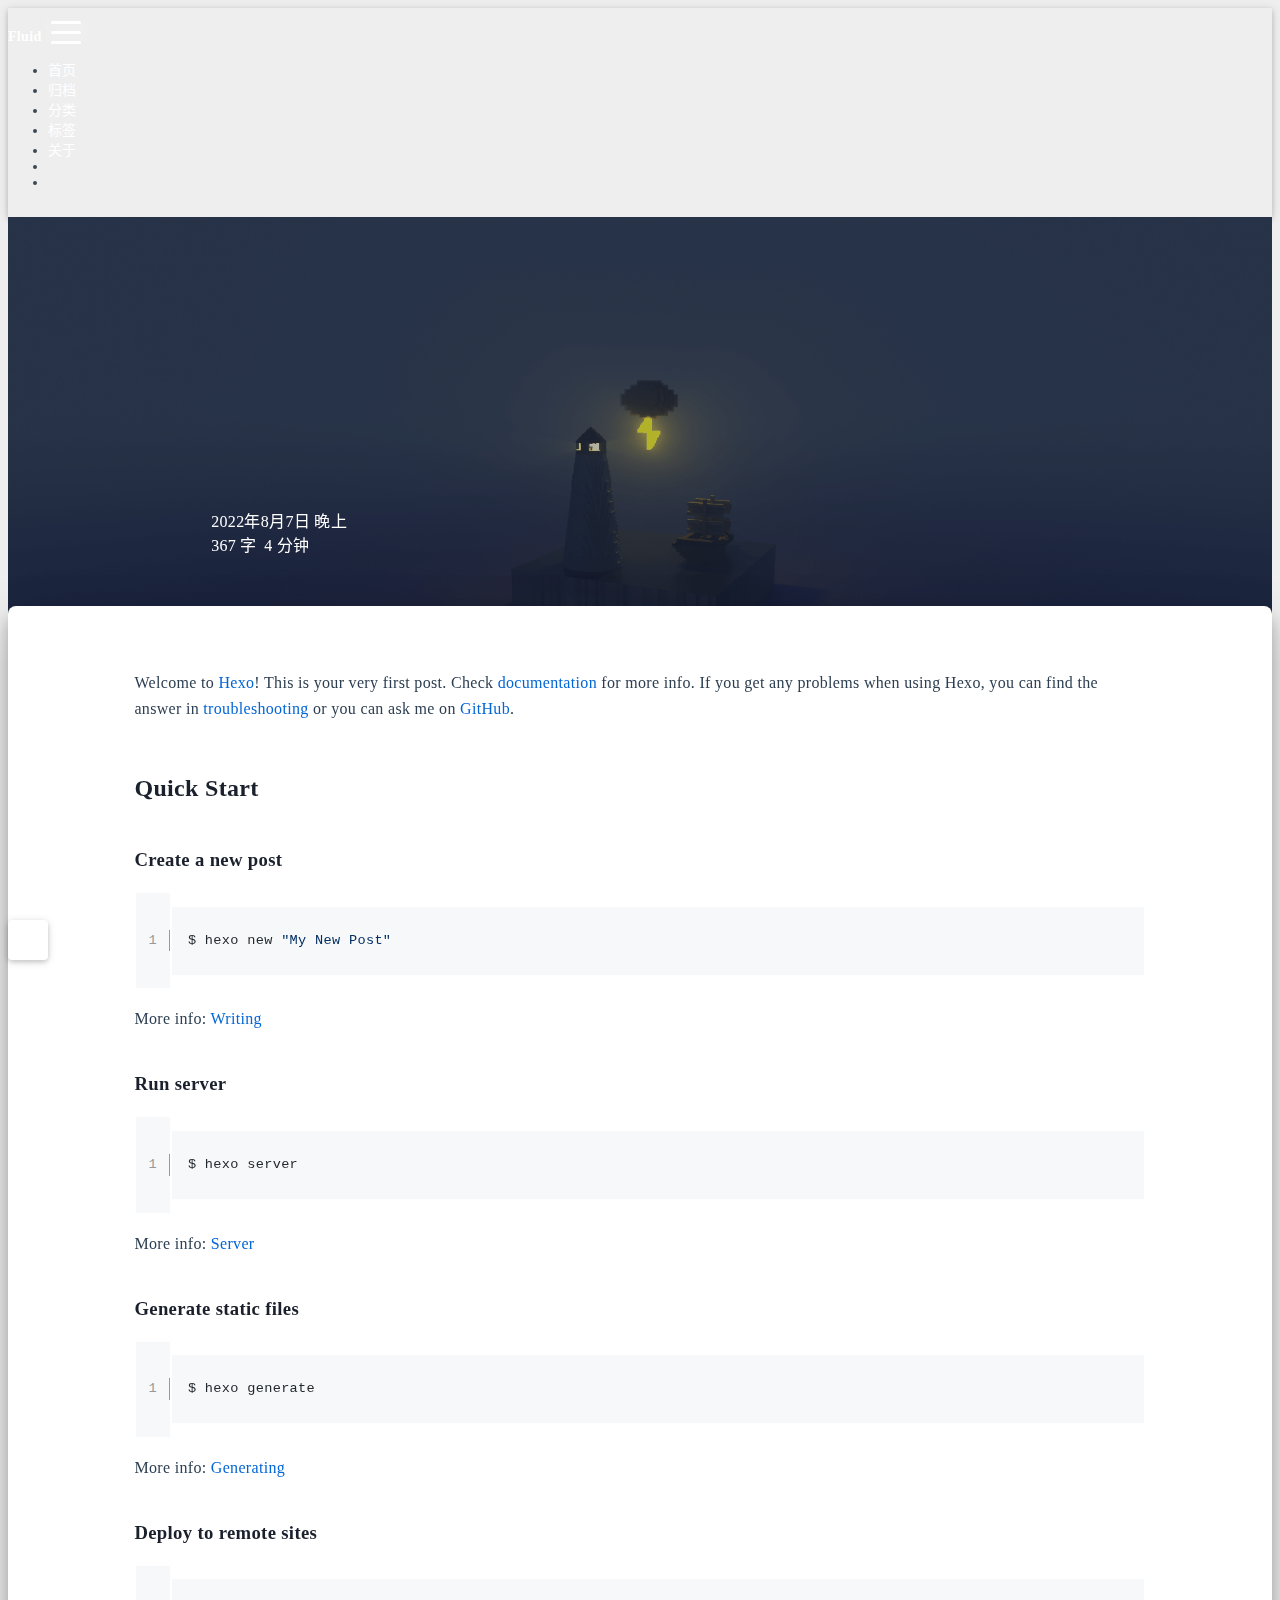
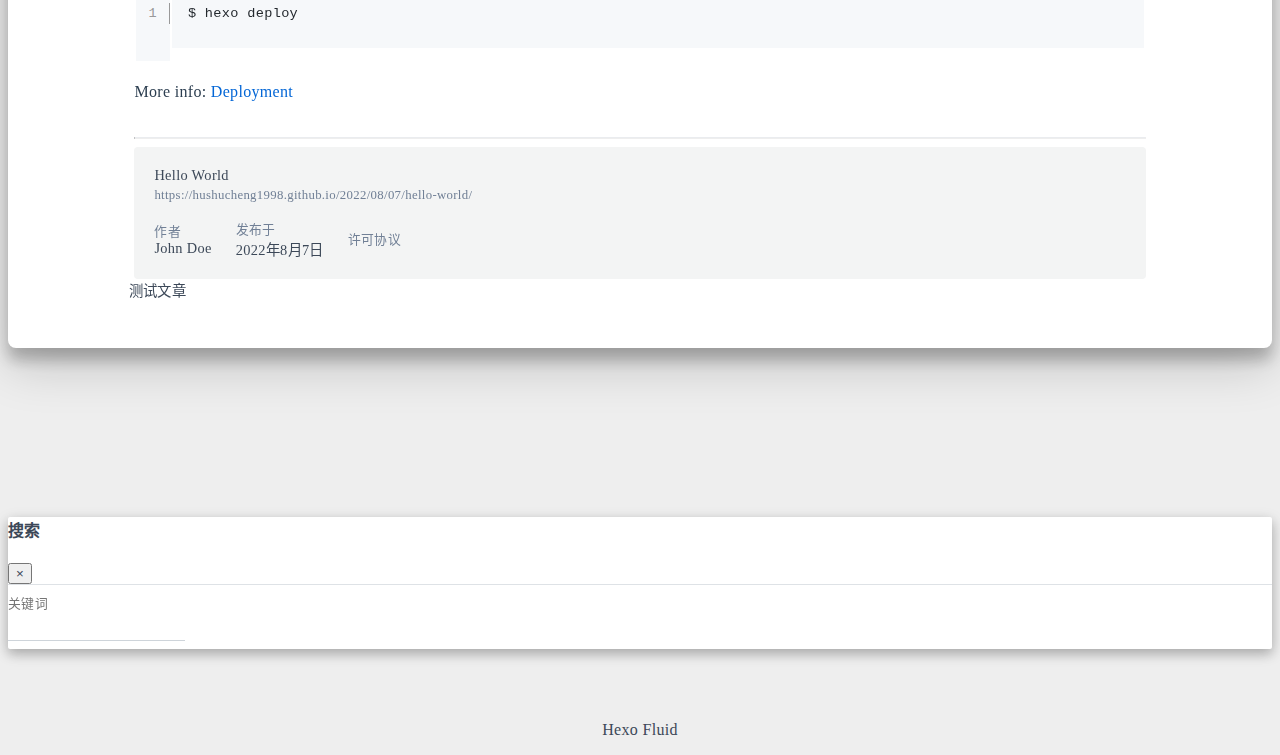
<file: 2022/08/07/hello-world/index.html>
<!DOCTYPE html>
<html lang="zh-CN" data-default-color-scheme=auto>



<head>
  <meta charset="UTF-8">
  <link rel="apple-touch-icon" sizes="76x76" href="/img/fluid.png">
  <link rel="icon" href="/img/fluid.png">
  <meta name="viewport" content="width=device-width, initial-scale=1.0, maximum-scale=5.0, shrink-to-fit=no">
  <meta http-equiv="x-ua-compatible" content="ie=edge">
  
  <meta name="theme-color" content="#2f4154">
  <meta name="author" content="John Doe">
  <meta name="keywords" content="">
  
    <meta name="description" content="Welcome to Hexo! This is your very first post. Check documentation for more info. If you get any problems when using Hexo, you can find the answer in troubleshooting or you can ask me on GitHub. Quick">
<meta property="og:type" content="article">
<meta property="og:title" content="Hello World">
<meta property="og:url" content="https://hushucheng1998.github.io/2022/08/07/hello-world/index.html">
<meta property="og:site_name" content="Hexo">
<meta property="og:description" content="Welcome to Hexo! This is your very first post. Check documentation for more info. If you get any problems when using Hexo, you can find the answer in troubleshooting or you can ask me on GitHub. Quick">
<meta property="og:locale" content="zh_CN">
<meta property="article:published_time" content="2022-08-07T11:42:29.336Z">
<meta property="article:modified_time" content="2022-08-07T11:42:29.337Z">
<meta property="article:author" content="John Doe">
<meta name="twitter:card" content="summary_large_image">
  
  
  
  <title>Hello World - Hexo</title>

  <link  rel="stylesheet" href="https://lib.baomitu.com/twitter-bootstrap/4.6.1/css/bootstrap.min.css" />



  <link  rel="stylesheet" href="https://lib.baomitu.com/github-markdown-css/4.0.0/github-markdown.min.css" />

  <link  rel="stylesheet" href="https://lib.baomitu.com/hint.css/2.7.0/hint.min.css" />

  <link  rel="stylesheet" href="https://lib.baomitu.com/fancybox/3.5.7/jquery.fancybox.min.css" />



<!-- 主题依赖的图标库，不要自行修改 -->
<!-- Do not modify the link that theme dependent icons -->

<link rel="stylesheet" href="//at.alicdn.com/t/font_1749284_hj8rtnfg7um.css">



<link rel="stylesheet" href="//at.alicdn.com/t/font_1736178_lbnruvf0jn.css">


<link  rel="stylesheet" href="/css/main.css" />


  <link id="highlight-css" rel="stylesheet" href="/css/highlight.css" />
  
    <link id="highlight-css-dark" rel="stylesheet" href="/css/highlight-dark.css" />
  




  <script id="fluid-configs">
    var Fluid = window.Fluid || {};
    Fluid.ctx = Object.assign({}, Fluid.ctx)
    var CONFIG = {"hostname":"hushucheng1998.github.io","root":"/","version":"1.9.2","typing":{"enable":true,"typeSpeed":70,"cursorChar":"_","loop":false,"scope":[]},"anchorjs":{"enable":true,"element":"h1,h2,h3,h4,h5,h6","placement":"left","visible":"hover","icon":""},"progressbar":{"enable":true,"height_px":3,"color":"#29d","options":{"showSpinner":false,"trickleSpeed":100}},"code_language":{"enable":true,"default":"TEXT"},"copy_btn":true,"image_caption":{"enable":true},"image_zoom":{"enable":true,"img_url_replace":["",""]},"toc":{"enable":true,"placement":"right","headingSelector":"h1,h2,h3,h4,h5,h6","collapseDepth":0},"lazyload":{"enable":true,"loading_img":"/img/loading.gif","onlypost":false,"offset_factor":2},"web_analytics":{"enable":false,"follow_dnt":true,"baidu":null,"google":null,"gtag":null,"tencent":{"sid":null,"cid":null},"woyaola":null,"cnzz":null,"leancloud":{"app_id":null,"app_key":null,"server_url":null,"path":"window.location.pathname","ignore_local":false}},"search_path":"/local-search.xml"};

    if (CONFIG.web_analytics.follow_dnt) {
      var dntVal = navigator.doNotTrack || window.doNotTrack || navigator.msDoNotTrack;
      Fluid.ctx.dnt = dntVal && (dntVal.startsWith('1') || dntVal.startsWith('yes') || dntVal.startsWith('on'));
    }
  </script>
  <script  src="/js/utils.js" ></script>
  <script  src="/js/color-schema.js" ></script>
  


  
<meta name="generator" content="Hexo 6.2.0"></head>


<body>
  

  <header>
    

<div class="header-inner" style="height: 70vh;">
  <nav id="navbar" class="navbar fixed-top  navbar-expand-lg navbar-dark scrolling-navbar">
  <div class="container">
    <a class="navbar-brand" href="/">
      <strong>Fluid</strong>
    </a>

    <button id="navbar-toggler-btn" class="navbar-toggler" type="button" data-toggle="collapse"
            data-target="#navbarSupportedContent"
            aria-controls="navbarSupportedContent" aria-expanded="false" aria-label="Toggle navigation">
      <div class="animated-icon"><span></span><span></span><span></span></div>
    </button>

    <!-- Collapsible content -->
    <div class="collapse navbar-collapse" id="navbarSupportedContent">
      <ul class="navbar-nav ml-auto text-center">
        
          
          
          
          
            <li class="nav-item">
              <a class="nav-link" href="/">
                <i class="iconfont icon-home-fill"></i>
                首页
              </a>
            </li>
          
        
          
          
          
          
            <li class="nav-item">
              <a class="nav-link" href="/archives/">
                <i class="iconfont icon-archive-fill"></i>
                归档
              </a>
            </li>
          
        
          
          
          
          
            <li class="nav-item">
              <a class="nav-link" href="/categories/">
                <i class="iconfont icon-category-fill"></i>
                分类
              </a>
            </li>
          
        
          
          
          
          
            <li class="nav-item">
              <a class="nav-link" href="/tags/">
                <i class="iconfont icon-tags-fill"></i>
                标签
              </a>
            </li>
          
        
          
          
          
          
            <li class="nav-item">
              <a class="nav-link" href="/about/">
                <i class="iconfont icon-user-fill"></i>
                关于
              </a>
            </li>
          
        
        
          <li class="nav-item" id="search-btn">
            <a class="nav-link" target="_self" href="javascript:;" data-toggle="modal" data-target="#modalSearch" aria-label="Search">
              &nbsp;<i class="iconfont icon-search"></i>&nbsp;
            </a>
          </li>
          
        
        
          <li class="nav-item" id="color-toggle-btn">
            <a class="nav-link" target="_self" href="javascript:;" aria-label="Color Toggle">&nbsp;<i
                class="iconfont icon-dark" id="color-toggle-icon"></i>&nbsp;</a>
          </li>
        
      </ul>
    </div>
  </div>
</nav>

  

<div id="banner" class="banner" parallax=true
     style="background: url('/img/default.png') no-repeat center center; background-size: cover;">
  <div class="full-bg-img">
    <div class="mask flex-center" style="background-color: rgba(0, 0, 0, 0.3)">
      <div class="banner-text text-center fade-in-up">
        <div class="h2">
          
            <span id="subtitle" data-typed-text="Hello World"></span>
          
        </div>

        
          
  <div class="mt-3">
    
    
      <span class="post-meta">
        <i class="iconfont icon-date-fill" aria-hidden="true"></i>
        <time datetime="2022-08-07 19:42" pubdate>
          2022年8月7日 晚上
        </time>
      </span>
    
  </div>

  <div class="mt-1">
    
      <span class="post-meta mr-2">
        <i class="iconfont icon-chart"></i>
        
          367 字
        
      </span>
    

    
      <span class="post-meta mr-2">
        <i class="iconfont icon-clock-fill"></i>
        
        
        
          4 分钟
        
      </span>
    

    
    
  </div>


        
      </div>

      
    </div>
  </div>
</div>

</div>

  </header>

  <main>
    
      

<div class="container-fluid nopadding-x">
  <div class="row nomargin-x">
    <div class="side-col d-none d-lg-block col-lg-2">
      

    </div>

    <div class="col-lg-8 nopadding-x-md">
      <div class="container nopadding-x-md" id="board-ctn">
        <div id="board">
          <article class="post-content mx-auto">
            <!-- SEO header -->
            <h1 style="display: none">Hello World</h1>
            
            
              <div class="markdown-body">
                
                <p>Welcome to <a target="_blank" rel="noopener" href="https://hexo.io/">Hexo</a>! This is your very first post. Check <a target="_blank" rel="noopener" href="https://hexo.io/docs/">documentation</a> for more info. If you get any problems when using Hexo, you can find the answer in <a target="_blank" rel="noopener" href="https://hexo.io/docs/troubleshooting.html">troubleshooting</a> or you can ask me on <a target="_blank" rel="noopener" href="https://github.com/hexojs/hexo/issues">GitHub</a>.</p>
<h2 id="Quick-Start"><a href="#Quick-Start" class="headerlink" title="Quick Start"></a>Quick Start</h2><h3 id="Create-a-new-post"><a href="#Create-a-new-post" class="headerlink" title="Create a new post"></a>Create a new post</h3><figure class="highlight bash"><table><tr><td class="gutter"><pre><span class="line">1</span><br></pre></td><td class="code"><pre><code class="hljs bash">$ hexo new <span class="hljs-string">&quot;My New Post&quot;</span><br></code></pre></td></tr></table></figure>

<p>More info: <a target="_blank" rel="noopener" href="https://hexo.io/docs/writing.html">Writing</a></p>
<h3 id="Run-server"><a href="#Run-server" class="headerlink" title="Run server"></a>Run server</h3><figure class="highlight bash"><table><tr><td class="gutter"><pre><span class="line">1</span><br></pre></td><td class="code"><pre><code class="hljs bash">$ hexo server<br></code></pre></td></tr></table></figure>

<p>More info: <a target="_blank" rel="noopener" href="https://hexo.io/docs/server.html">Server</a></p>
<h3 id="Generate-static-files"><a href="#Generate-static-files" class="headerlink" title="Generate static files"></a>Generate static files</h3><figure class="highlight bash"><table><tr><td class="gutter"><pre><span class="line">1</span><br></pre></td><td class="code"><pre><code class="hljs bash">$ hexo generate<br></code></pre></td></tr></table></figure>

<p>More info: <a target="_blank" rel="noopener" href="https://hexo.io/docs/generating.html">Generating</a></p>
<h3 id="Deploy-to-remote-sites"><a href="#Deploy-to-remote-sites" class="headerlink" title="Deploy to remote sites"></a>Deploy to remote sites</h3><figure class="highlight bash"><table><tr><td class="gutter"><pre><span class="line">1</span><br></pre></td><td class="code"><pre><code class="hljs bash">$ hexo deploy<br></code></pre></td></tr></table></figure>

<p>More info: <a target="_blank" rel="noopener" href="https://hexo.io/docs/one-command-deployment.html">Deployment</a></p>

                
              </div>
            
            <hr/>
            <div>
              <div class="post-metas my-3">
  
  
</div>


              
  

  <div class="license-box my-3">
    <div class="license-title">
      <div>Hello World</div>
      <div>https://hushucheng1998.github.io/2022/08/07/hello-world/</div>
    </div>
    <div class="license-meta">
      
        <div class="license-meta-item">
          <div>作者</div>
          <div>John Doe</div>
        </div>
      
      
        <div class="license-meta-item license-meta-date">
          <div>发布于</div>
          <div>2022年8月7日</div>
        </div>
      
      
      <div class="license-meta-item">
        <div>许可协议</div>
        <div>
          
            
            
              <a target="_blank" href="https://creativecommons.org/licenses/by/4.0/">
              <span class="hint--top hint--rounded" aria-label="BY - 署名">
                <i class="iconfont icon-by"></i>
              </span>
              </a>
            
          
        </div>
      </div>
    </div>
    <div class="license-icon iconfont"></div>
  </div>



              
                <div class="post-prevnext my-3">
                  <article class="post-prev col-6">
                    
                    
                      <a href="/2022/08/07/%E6%B5%8B%E8%AF%95%E6%96%87%E7%AB%A0/" title="测试文章">
                        <i class="iconfont icon-arrowleft"></i>
                        <span class="hidden-mobile">测试文章</span>
                        <span class="visible-mobile">上一篇</span>
                      </a>
                    
                  </article>
                  <article class="post-next col-6">
                    
                    
                  </article>
                </div>
              
            </div>

            
          </article>
        </div>
      </div>
    </div>

    <div class="side-col d-none d-lg-block col-lg-2">
      
  <aside class="sidebar" style="margin-left: -1rem">
    <div id="toc">
  <p class="toc-header"><i class="iconfont icon-list"></i>&nbsp;目录</p>
  <div class="toc-body" id="toc-body"></div>
</div>



  </aside>


    </div>
  </div>
</div>





  



  



  



  



  







    

    
      <a id="scroll-top-button" aria-label="TOP" href="#" role="button">
        <i class="iconfont icon-arrowup" aria-hidden="true"></i>
      </a>
    

    
      <div class="modal fade" id="modalSearch" tabindex="-1" role="dialog" aria-labelledby="ModalLabel"
     aria-hidden="true">
  <div class="modal-dialog modal-dialog-scrollable modal-lg" role="document">
    <div class="modal-content">
      <div class="modal-header text-center">
        <h4 class="modal-title w-100 font-weight-bold">搜索</h4>
        <button type="button" id="local-search-close" class="close" data-dismiss="modal" aria-label="Close">
          <span aria-hidden="true">&times;</span>
        </button>
      </div>
      <div class="modal-body mx-3">
        <div class="md-form mb-5">
          <input type="text" id="local-search-input" class="form-control validate">
          <label data-error="x" data-success="v" for="local-search-input">关键词</label>
        </div>
        <div class="list-group" id="local-search-result"></div>
      </div>
    </div>
  </div>
</div>

    

    
  </main>

  <footer>
    <div class="footer-inner">
  
    <div class="footer-content">
       <a href="https://hexo.io" target="_blank" rel="nofollow noopener"><span>Hexo</span></a> <i class="iconfont icon-love"></i> <a href="https://github.com/fluid-dev/hexo-theme-fluid" target="_blank" rel="nofollow noopener"><span>Fluid</span></a> 
    </div>
  
  
  
  
</div>

  </footer>

  <!-- Scripts -->
  
  <script  src="https://lib.baomitu.com/nprogress/0.2.0/nprogress.min.js" ></script>
  <link  rel="stylesheet" href="https://lib.baomitu.com/nprogress/0.2.0/nprogress.min.css" />

  <script>
    NProgress.configure({"showSpinner":false,"trickleSpeed":100})
    NProgress.start()
    window.addEventListener('load', function() {
      NProgress.done();
    })
  </script>


<script  src="https://lib.baomitu.com/jquery/3.6.0/jquery.min.js" ></script>
<script  src="https://lib.baomitu.com/twitter-bootstrap/4.6.1/js/bootstrap.min.js" ></script>
<script  src="/js/events.js" ></script>
<script  src="/js/plugins.js" ></script>


  <script  src="https://lib.baomitu.com/typed.js/2.0.12/typed.min.js" ></script>
  <script>
    (function (window, document) {
      var typing = Fluid.plugins.typing;
      var subtitle = document.getElementById('subtitle');
      if (!subtitle || !typing) {
        return;
      }
      var text = subtitle.getAttribute('data-typed-text');
      
        typing(text);
      
    })(window, document);
  </script>




  
    <script  src="/js/img-lazyload.js" ></script>
  




  
<script>
  Fluid.utils.createScript('https://lib.baomitu.com/tocbot/4.18.2/tocbot.min.js', function() {
    var toc = jQuery('#toc');
    if (toc.length === 0 || !window.tocbot) { return; }
    var boardCtn = jQuery('#board-ctn');
    var boardTop = boardCtn.offset().top;

    window.tocbot.init({
      tocSelector     : '#toc-body',
      contentSelector : '.markdown-body',
      headingSelector : CONFIG.toc.headingSelector || 'h1,h2,h3,h4,h5,h6',
      linkClass       : 'tocbot-link',
      activeLinkClass : 'tocbot-active-link',
      listClass       : 'tocbot-list',
      isCollapsedClass: 'tocbot-is-collapsed',
      collapsibleClass: 'tocbot-is-collapsible',
      collapseDepth   : CONFIG.toc.collapseDepth || 0,
      scrollSmooth    : true,
      headingsOffset  : -boardTop
    });
    if (toc.find('.toc-list-item').length > 0) {
      toc.css('visibility', 'visible');
    }
  });
</script>


  <script src=https://lib.baomitu.com/clipboard.js/2.0.10/clipboard.min.js></script>

  <script>Fluid.plugins.codeWidget();</script>


  
<script>
  Fluid.utils.createScript('https://lib.baomitu.com/anchor-js/4.3.1/anchor.min.js', function() {
    window.anchors.options = {
      placement: CONFIG.anchorjs.placement,
      visible  : CONFIG.anchorjs.visible
    };
    if (CONFIG.anchorjs.icon) {
      window.anchors.options.icon = CONFIG.anchorjs.icon;
    }
    var el = (CONFIG.anchorjs.element || 'h1,h2,h3,h4,h5,h6').split(',');
    var res = [];
    for (var item of el) {
      res.push('.markdown-body > ' + item.trim());
    }
    if (CONFIG.anchorjs.placement === 'left') {
      window.anchors.options.class = 'anchorjs-link-left';
    }
    window.anchors.add(res.join(', '));
  });
</script>


  
<script>
  Fluid.utils.createScript('https://lib.baomitu.com/fancybox/3.5.7/jquery.fancybox.min.js', function() {
    Fluid.plugins.fancyBox();
  });
</script>


  <script>Fluid.plugins.imageCaption();</script>

  <script  src="/js/local-search.js" ></script>





<!-- 主题的启动项，将它保持在最底部 -->
<!-- the boot of the theme, keep it at the bottom -->
<script  src="/js/boot.js" ></script>


  

  <noscript>
    <div class="noscript-warning">博客在允许 JavaScript 运行的环境下浏览效果更佳</div>
  </noscript>
</body>
</html>
</file>
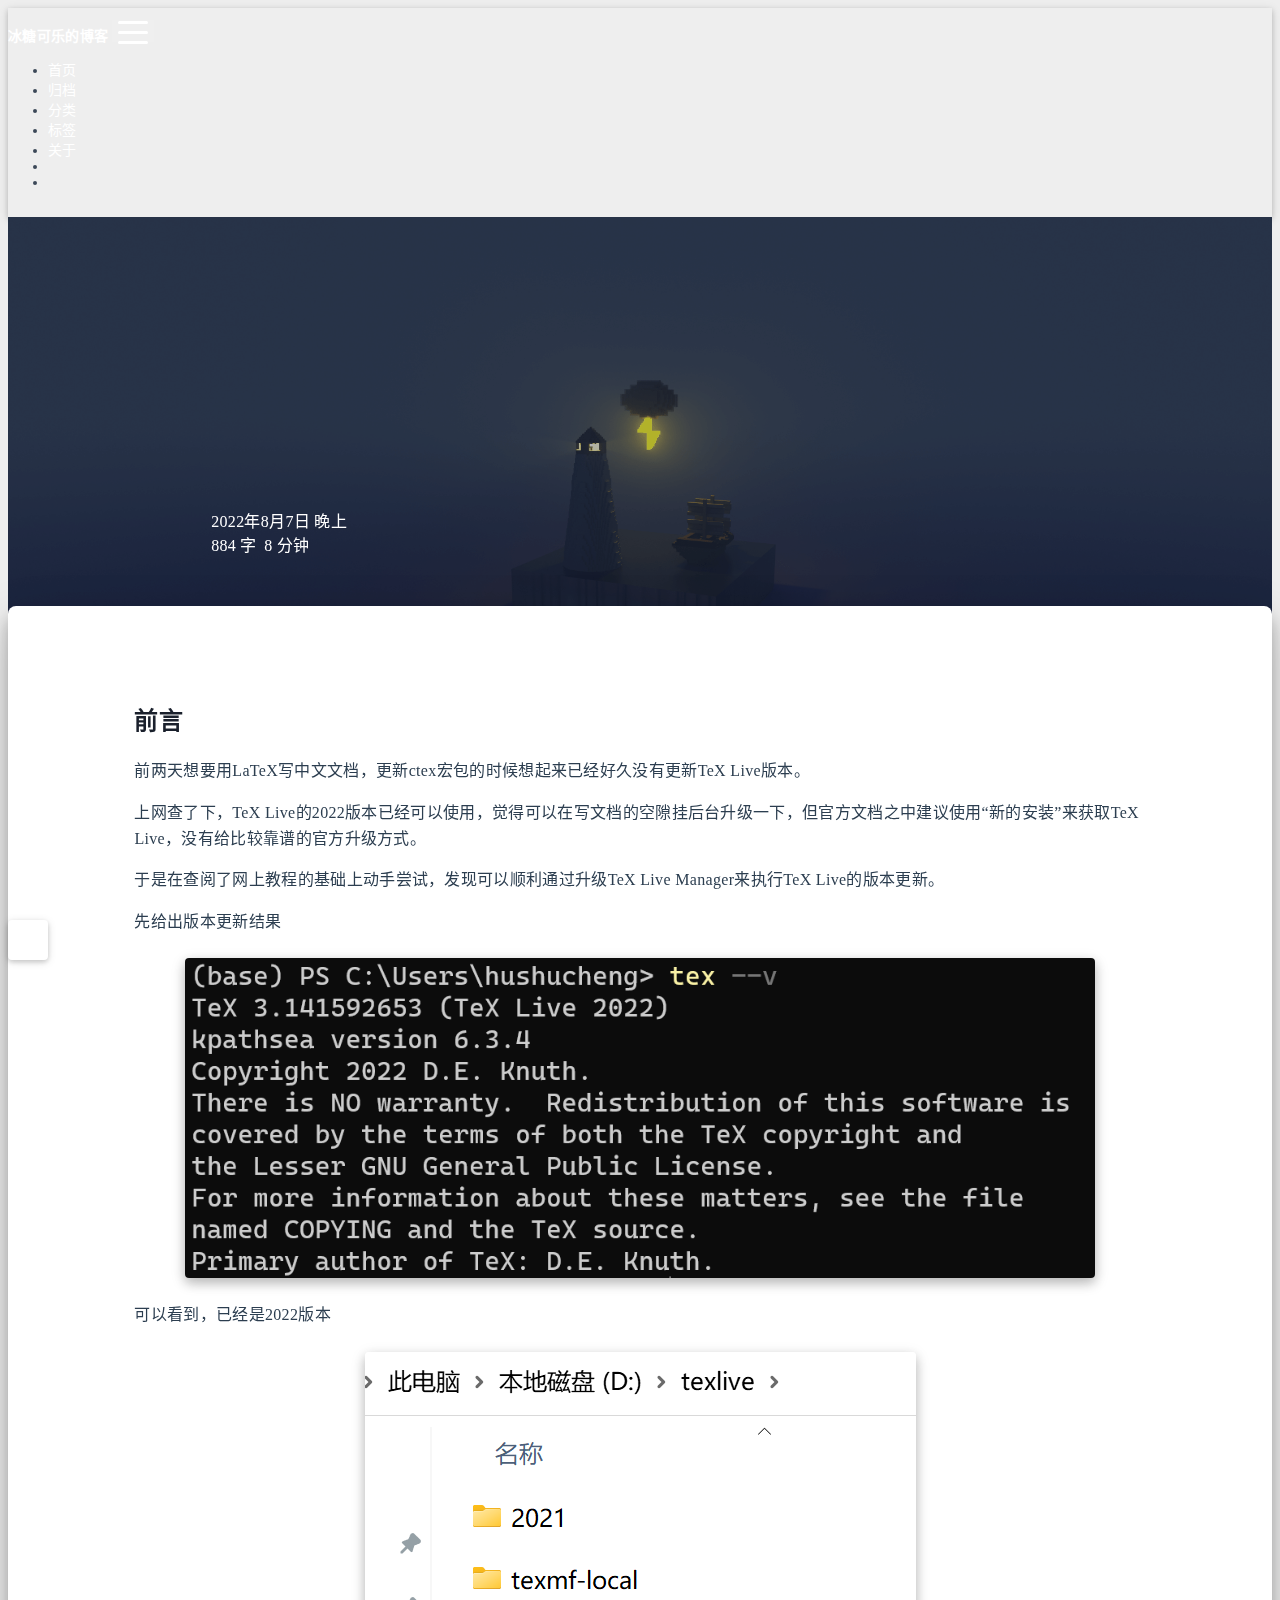
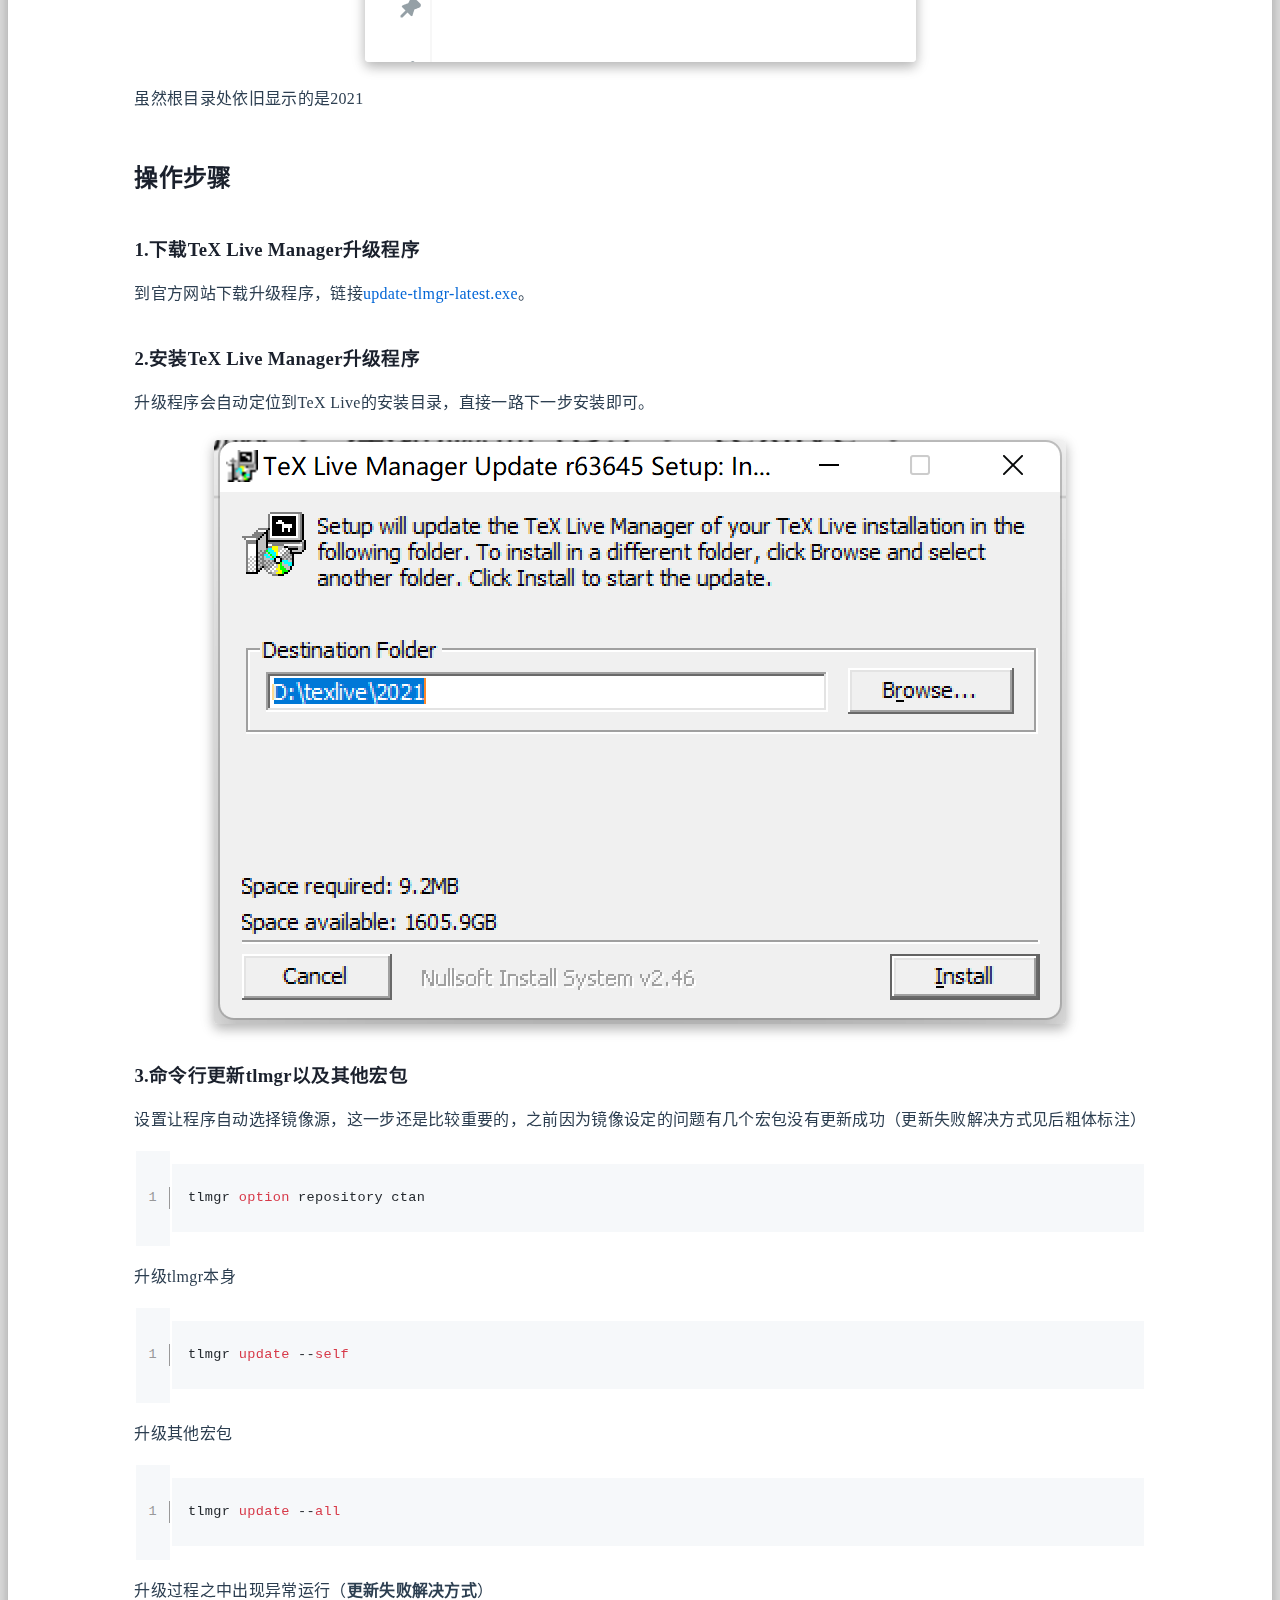
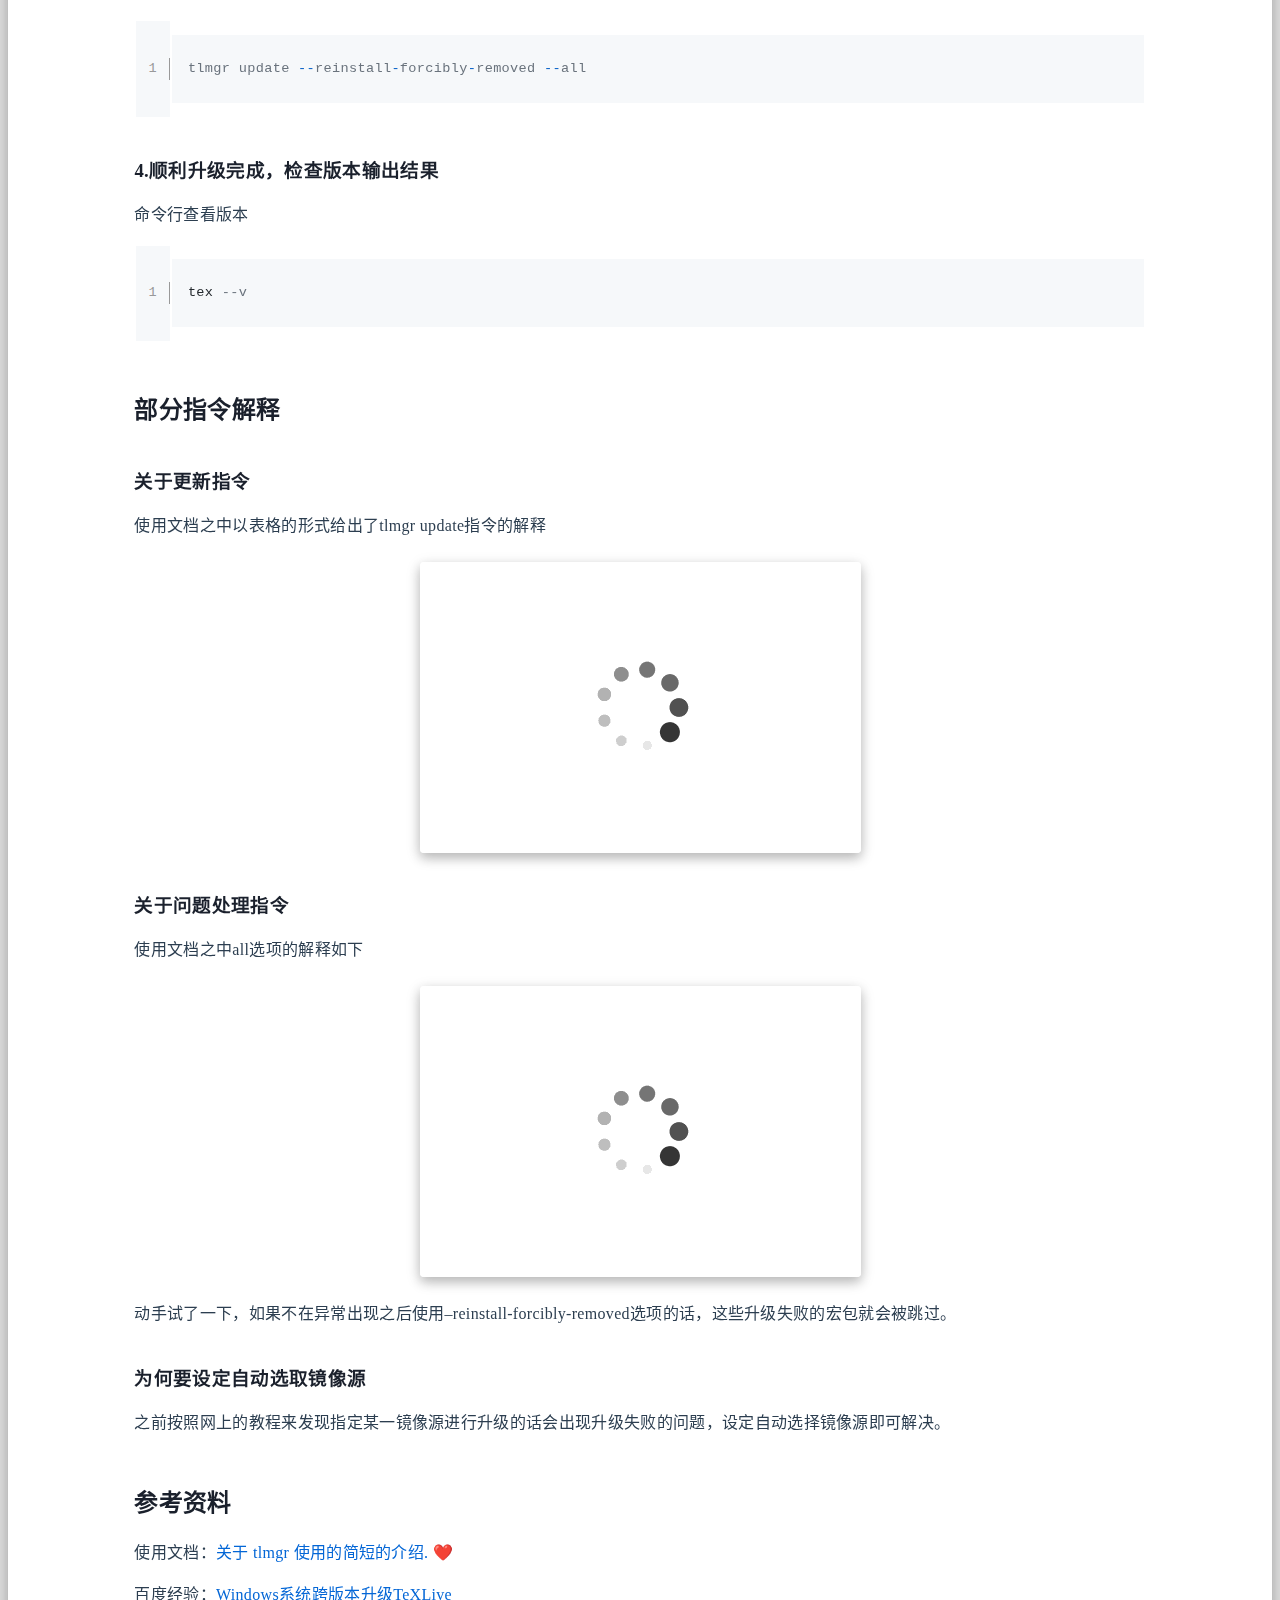
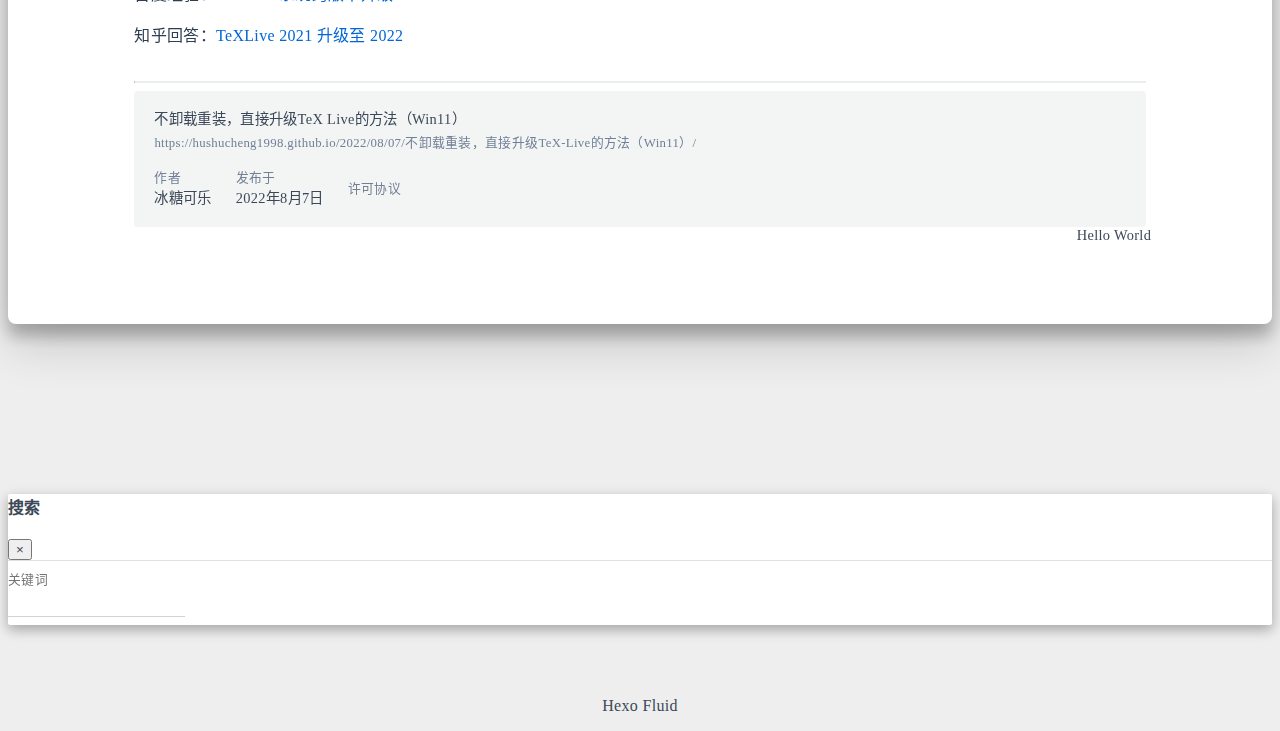
<file: 2022/08/07/不卸载重装，直接升级TeX-Live的方法（Win11）/index.html>
<!DOCTYPE html>
<html lang="zh-CN" data-default-color-scheme=auto>



<head>
  <meta charset="UTF-8">
  <link rel="apple-touch-icon" sizes="76x76" href="/img/fluid.png">
  <link rel="icon" href="/img/fluid.png">
  <meta name="viewport" content="width=device-width, initial-scale=1.0, maximum-scale=5.0, shrink-to-fit=no">
  <meta http-equiv="x-ua-compatible" content="ie=edge">
  
  <meta name="theme-color" content="#2f4154">
  <meta name="author" content="冰糖可乐">
  <meta name="keywords" content="">
  
    <meta name="description" content="前言前两天想要用LaTeX写中文文档，更新ctex宏包的时候想起来已经好久没有更新TeX Live版本。 上网查了下，TeX Live的2022版本已经可以使用，觉得可以在写文档的空隙挂后台升级一下，但官方文档之中建议使用“新的安装”来获取TeX Live，没有给比较靠谱的官方升级方式。 于是在查阅了网上教程的基础上动手尝试，发现可以顺利通过升级TeX Live Manager来执行TeX Liv">
<meta property="og:type" content="article">
<meta property="og:title" content="不卸载重装，直接升级TeX Live的方法（Win11）">
<meta property="og:url" content="https://hushucheng1998.github.io/2022/08/07/%E4%B8%8D%E5%8D%B8%E8%BD%BD%E9%87%8D%E8%A3%85%EF%BC%8C%E7%9B%B4%E6%8E%A5%E5%8D%87%E7%BA%A7TeX-Live%E7%9A%84%E6%96%B9%E6%B3%95%EF%BC%88Win11%EF%BC%89/index.html">
<meta property="og:site_name" content="冰糖可乐的博客">
<meta property="og:description" content="前言前两天想要用LaTeX写中文文档，更新ctex宏包的时候想起来已经好久没有更新TeX Live版本。 上网查了下，TeX Live的2022版本已经可以使用，觉得可以在写文档的空隙挂后台升级一下，但官方文档之中建议使用“新的安装”来获取TeX Live，没有给比较靠谱的官方升级方式。 于是在查阅了网上教程的基础上动手尝试，发现可以顺利通过升级TeX Live Manager来执行TeX Liv">
<meta property="og:locale" content="zh_CN">
<meta property="og:image" content="https://hushucheng1998.github.io/2022/08/07/%E4%B8%8D%E5%8D%B8%E8%BD%BD%E9%87%8D%E8%A3%85%EF%BC%8C%E7%9B%B4%E6%8E%A5%E5%8D%87%E7%BA%A7TeX-Live%E7%9A%84%E6%96%B9%E6%B3%95%EF%BC%88Win11%EF%BC%89/image-20220806120832820.png">
<meta property="og:image" content="https://hushucheng1998.github.io/2022/08/07/%E4%B8%8D%E5%8D%B8%E8%BD%BD%E9%87%8D%E8%A3%85%EF%BC%8C%E7%9B%B4%E6%8E%A5%E5%8D%87%E7%BA%A7TeX-Live%E7%9A%84%E6%96%B9%E6%B3%95%EF%BC%88Win11%EF%BC%89/image-20220806120917901.png">
<meta property="og:image" content="https://hushucheng1998.github.io/2022/08/07/%E4%B8%8D%E5%8D%B8%E8%BD%BD%E9%87%8D%E8%A3%85%EF%BC%8C%E7%9B%B4%E6%8E%A5%E5%8D%87%E7%BA%A7TeX-Live%E7%9A%84%E6%96%B9%E6%B3%95%EF%BC%88Win11%EF%BC%89/image-20220806121824809.png">
<meta property="og:image" content="https://hushucheng1998.github.io/2022/08/07/%E4%B8%8D%E5%8D%B8%E8%BD%BD%E9%87%8D%E8%A3%85%EF%BC%8C%E7%9B%B4%E6%8E%A5%E5%8D%87%E7%BA%A7TeX-Live%E7%9A%84%E6%96%B9%E6%B3%95%EF%BC%88Win11%EF%BC%89/image-20220806122823660.png">
<meta property="og:image" content="https://hushucheng1998.github.io/2022/08/07/%E4%B8%8D%E5%8D%B8%E8%BD%BD%E9%87%8D%E8%A3%85%EF%BC%8C%E7%9B%B4%E6%8E%A5%E5%8D%87%E7%BA%A7TeX-Live%E7%9A%84%E6%96%B9%E6%B3%95%EF%BC%88Win11%EF%BC%89/image-20220806122953675.png">
<meta property="article:published_time" content="2022-08-07T13:16:52.000Z">
<meta property="article:modified_time" content="2022-08-07T13:31:32.475Z">
<meta property="article:author" content="冰糖可乐">
<meta name="twitter:card" content="summary_large_image">
<meta name="twitter:image" content="https://hushucheng1998.github.io/2022/08/07/%E4%B8%8D%E5%8D%B8%E8%BD%BD%E9%87%8D%E8%A3%85%EF%BC%8C%E7%9B%B4%E6%8E%A5%E5%8D%87%E7%BA%A7TeX-Live%E7%9A%84%E6%96%B9%E6%B3%95%EF%BC%88Win11%EF%BC%89/image-20220806120832820.png">
  
  
  
  <title>不卸载重装，直接升级TeX Live的方法（Win11） - 冰糖可乐的博客</title>

  <link  rel="stylesheet" href="https://lib.baomitu.com/twitter-bootstrap/4.6.1/css/bootstrap.min.css" />



  <link  rel="stylesheet" href="https://lib.baomitu.com/github-markdown-css/4.0.0/github-markdown.min.css" />

  <link  rel="stylesheet" href="https://lib.baomitu.com/hint.css/2.7.0/hint.min.css" />

  <link  rel="stylesheet" href="https://lib.baomitu.com/fancybox/3.5.7/jquery.fancybox.min.css" />



<!-- 主题依赖的图标库，不要自行修改 -->
<!-- Do not modify the link that theme dependent icons -->

<link rel="stylesheet" href="//at.alicdn.com/t/font_1749284_hj8rtnfg7um.css">



<link rel="stylesheet" href="//at.alicdn.com/t/font_1736178_lbnruvf0jn.css">


<link  rel="stylesheet" href="/css/main.css" />


  <link id="highlight-css" rel="stylesheet" href="/css/highlight.css" />
  
    <link id="highlight-css-dark" rel="stylesheet" href="/css/highlight-dark.css" />
  




  <script id="fluid-configs">
    var Fluid = window.Fluid || {};
    Fluid.ctx = Object.assign({}, Fluid.ctx)
    var CONFIG = {"hostname":"hushucheng1998.github.io","root":"/","version":"1.9.2","typing":{"enable":true,"typeSpeed":70,"cursorChar":"_","loop":false,"scope":[]},"anchorjs":{"enable":true,"element":"h1,h2,h3,h4,h5,h6","placement":"left","visible":"hover","icon":""},"progressbar":{"enable":true,"height_px":3,"color":"#29d","options":{"showSpinner":false,"trickleSpeed":100}},"code_language":{"enable":true,"default":"TEXT"},"copy_btn":true,"image_caption":{"enable":true},"image_zoom":{"enable":true,"img_url_replace":["",""]},"toc":{"enable":true,"placement":"right","headingSelector":"h1,h2,h3,h4,h5,h6","collapseDepth":0},"lazyload":{"enable":true,"loading_img":"/img/loading.gif","onlypost":false,"offset_factor":2},"web_analytics":{"enable":true,"follow_dnt":true,"baidu":null,"google":null,"gtag":null,"tencent":{"sid":null,"cid":null},"woyaola":null,"cnzz":null,"leancloud":{"app_id":"wopfrNraT6xWUA0lL25nHy4l-gzGzoHsz","app_key":"YYA1okKEt0m7mNoq6c2jCkHJ","server_url":null,"path":"window.location.pathname","ignore_local":false}},"search_path":"/local-search.xml"};

    if (CONFIG.web_analytics.follow_dnt) {
      var dntVal = navigator.doNotTrack || window.doNotTrack || navigator.msDoNotTrack;
      Fluid.ctx.dnt = dntVal && (dntVal.startsWith('1') || dntVal.startsWith('yes') || dntVal.startsWith('on'));
    }
  </script>
  <script  src="/js/utils.js" ></script>
  <script  src="/js/color-schema.js" ></script>
  

  

  

  

  

  

  

  
    
  



  
<meta name="generator" content="Hexo 6.2.0"></head>


<body>
  

  <header>
    

<div class="header-inner" style="height: 70vh;">
  <nav id="navbar" class="navbar fixed-top  navbar-expand-lg navbar-dark scrolling-navbar">
  <div class="container">
    <a class="navbar-brand" href="/">
      <strong>冰糖可乐的博客</strong>
    </a>

    <button id="navbar-toggler-btn" class="navbar-toggler" type="button" data-toggle="collapse"
            data-target="#navbarSupportedContent"
            aria-controls="navbarSupportedContent" aria-expanded="false" aria-label="Toggle navigation">
      <div class="animated-icon"><span></span><span></span><span></span></div>
    </button>

    <!-- Collapsible content -->
    <div class="collapse navbar-collapse" id="navbarSupportedContent">
      <ul class="navbar-nav ml-auto text-center">
        
          
          
          
          
            <li class="nav-item">
              <a class="nav-link" href="/">
                <i class="iconfont icon-home-fill"></i>
                首页
              </a>
            </li>
          
        
          
          
          
          
            <li class="nav-item">
              <a class="nav-link" href="/archives/">
                <i class="iconfont icon-archive-fill"></i>
                归档
              </a>
            </li>
          
        
          
          
          
          
            <li class="nav-item">
              <a class="nav-link" href="/categories/">
                <i class="iconfont icon-category-fill"></i>
                分类
              </a>
            </li>
          
        
          
          
          
          
            <li class="nav-item">
              <a class="nav-link" href="/tags/">
                <i class="iconfont icon-tags-fill"></i>
                标签
              </a>
            </li>
          
        
          
          
          
          
            <li class="nav-item">
              <a class="nav-link" href="/about/">
                <i class="iconfont icon-user-fill"></i>
                关于
              </a>
            </li>
          
        
        
          <li class="nav-item" id="search-btn">
            <a class="nav-link" target="_self" href="javascript:;" data-toggle="modal" data-target="#modalSearch" aria-label="Search">
              &nbsp;<i class="iconfont icon-search"></i>&nbsp;
            </a>
          </li>
          
        
        
          <li class="nav-item" id="color-toggle-btn">
            <a class="nav-link" target="_self" href="javascript:;" aria-label="Color Toggle">&nbsp;<i
                class="iconfont icon-dark" id="color-toggle-icon"></i>&nbsp;</a>
          </li>
        
      </ul>
    </div>
  </div>
</nav>

  

<div id="banner" class="banner" parallax=true
     style="background: url('/img/default.png') no-repeat center center; background-size: cover;">
  <div class="full-bg-img">
    <div class="mask flex-center" style="background-color: rgba(0, 0, 0, 0.3)">
      <div class="banner-text text-center fade-in-up">
        <div class="h2">
          
            <span id="subtitle" data-typed-text="不卸载重装，直接升级TeX Live的方法（Win11）"></span>
          
        </div>

        
          
  <div class="mt-3">
    
    
      <span class="post-meta">
        <i class="iconfont icon-date-fill" aria-hidden="true"></i>
        <time datetime="2022-08-07 21:16" pubdate>
          2022年8月7日 晚上
        </time>
      </span>
    
  </div>

  <div class="mt-1">
    
      <span class="post-meta mr-2">
        <i class="iconfont icon-chart"></i>
        
          884 字
        
      </span>
    

    
      <span class="post-meta mr-2">
        <i class="iconfont icon-clock-fill"></i>
        
        
        
          8 分钟
        
      </span>
    

    
    
      
        <span id="leancloud-page-views-container" class="post-meta" style="display: none">
          <i class="iconfont icon-eye" aria-hidden="true"></i>
          <span id="leancloud-page-views"></span> 次
        </span>
        
      
    
  </div>


        
      </div>

      
    </div>
  </div>
</div>

</div>

  </header>

  <main>
    
      

<div class="container-fluid nopadding-x">
  <div class="row nomargin-x">
    <div class="side-col d-none d-lg-block col-lg-2">
      

    </div>

    <div class="col-lg-8 nopadding-x-md">
      <div class="container nopadding-x-md" id="board-ctn">
        <div id="board">
          <article class="post-content mx-auto">
            <!-- SEO header -->
            <h1 style="display: none">不卸载重装，直接升级TeX Live的方法（Win11）</h1>
            
            
              <div class="markdown-body">
                
                <h2 id="前言"><a href="#前言" class="headerlink" title="前言"></a>前言</h2><p>前两天想要用LaTeX写中文文档，更新ctex宏包的时候想起来已经好久没有更新TeX Live版本。</p>
<p>上网查了下，TeX Live的2022版本已经可以使用，觉得可以在写文档的空隙挂后台升级一下，但官方文档之中建议使用“新的安装”来获取TeX Live，没有给比较靠谱的官方升级方式。</p>
<p>于是在查阅了网上教程的基础上动手尝试，发现可以顺利通过升级TeX Live Manager来执行TeX Live的版本更新。</p>
<p>先给出版本更新结果</p>
<p><img src="/2022/08/07/%E4%B8%8D%E5%8D%B8%E8%BD%BD%E9%87%8D%E8%A3%85%EF%BC%8C%E7%9B%B4%E6%8E%A5%E5%8D%87%E7%BA%A7TeX-Live%E7%9A%84%E6%96%B9%E6%B3%95%EF%BC%88Win11%EF%BC%89/image-20220806120832820.png" srcset="/img/loading.gif" lazyload alt="image-20220806120832820"></p>
<p>可以看到，已经是2022版本</p>
<p><img src="/2022/08/07/%E4%B8%8D%E5%8D%B8%E8%BD%BD%E9%87%8D%E8%A3%85%EF%BC%8C%E7%9B%B4%E6%8E%A5%E5%8D%87%E7%BA%A7TeX-Live%E7%9A%84%E6%96%B9%E6%B3%95%EF%BC%88Win11%EF%BC%89/image-20220806120917901.png" srcset="/img/loading.gif" lazyload alt="image-20220806120917901"></p>
<p>虽然根目录处依旧显示的是2021</p>
<h2 id="操作步骤"><a href="#操作步骤" class="headerlink" title="操作步骤"></a>操作步骤</h2><h3 id="1-下载TeX-Live-Manager升级程序"><a href="#1-下载TeX-Live-Manager升级程序" class="headerlink" title="1.下载TeX Live Manager升级程序"></a>1.下载TeX Live Manager升级程序</h3><p>到官方网站下载升级程序，链接<a target="_blank" rel="noopener" href="https://mirror.ctan.org/systems/texlive/tlnet/update-tlmgr-latest.exe">update-tlmgr-latest.exe</a>。</p>
<h3 id="2-安装TeX-Live-Manager升级程序"><a href="#2-安装TeX-Live-Manager升级程序" class="headerlink" title="2.安装TeX Live Manager升级程序"></a>2.安装TeX Live Manager升级程序</h3><p>升级程序会自动定位到TeX Live的安装目录，直接一路下一步安装即可。</p>
<p><img src="/2022/08/07/%E4%B8%8D%E5%8D%B8%E8%BD%BD%E9%87%8D%E8%A3%85%EF%BC%8C%E7%9B%B4%E6%8E%A5%E5%8D%87%E7%BA%A7TeX-Live%E7%9A%84%E6%96%B9%E6%B3%95%EF%BC%88Win11%EF%BC%89/image-20220806121824809.png" srcset="/img/loading.gif" lazyload alt="image-20220806121824809"></p>
<h3 id="3-命令行更新tlmgr以及其他宏包"><a href="#3-命令行更新tlmgr以及其他宏包" class="headerlink" title="3.命令行更新tlmgr以及其他宏包"></a>3.命令行更新tlmgr以及其他宏包</h3><p>设置让程序自动选择镜像源，这一步还是比较重要的，之前因为镜像设定的问题有几个宏包没有更新成功（更新失败解决方式见后粗体标注）</p>
<figure class="highlight cmake"><table><tr><td class="gutter"><pre><span class="line">1</span><br></pre></td><td class="code"><pre><code class="hljs cmake">tlmgr <span class="hljs-keyword">option</span> repository ctan<br></code></pre></td></tr></table></figure>

<p>升级tlmgr本身</p>
<figure class="highlight n1ql"><table><tr><td class="gutter"><pre><span class="line">1</span><br></pre></td><td class="code"><pre><code class="hljs n1ql">tlmgr <span class="hljs-keyword">update</span> --<span class="hljs-keyword">self</span><br></code></pre></td></tr></table></figure>

<p>升级其他宏包</p>
<figure class="highlight n1ql"><table><tr><td class="gutter"><pre><span class="line">1</span><br></pre></td><td class="code"><pre><code class="hljs n1ql">tlmgr <span class="hljs-keyword">update</span> --<span class="hljs-keyword">all</span><br></code></pre></td></tr></table></figure>

<p>升级过程之中出现异常运行（<strong>更新失败解决方式</strong>）</p>
<figure class="highlight brainfuck"><table><tr><td class="gutter"><pre><span class="line">1</span><br></pre></td><td class="code"><pre><code class="hljs brainfuck"><span class="hljs-comment">tlmgr update</span> <span class="hljs-literal">--</span><span class="hljs-comment">reinstall</span><span class="hljs-literal">-</span><span class="hljs-comment">forcibly</span><span class="hljs-literal">-</span><span class="hljs-comment">removed</span> <span class="hljs-literal">--</span><span class="hljs-comment">all</span><br></code></pre></td></tr></table></figure>

<h3 id="4-顺利升级完成，检查版本输出结果"><a href="#4-顺利升级完成，检查版本输出结果" class="headerlink" title="4.顺利升级完成，检查版本输出结果"></a>4.顺利升级完成，检查版本输出结果</h3><p>命令行查看版本</p>
<figure class="highlight ada"><table><tr><td class="gutter"><pre><span class="line">1</span><br></pre></td><td class="code"><pre><code class="hljs ada">tex <span class="hljs-comment">--v</span><br></code></pre></td></tr></table></figure>

<h2 id="部分指令解释"><a href="#部分指令解释" class="headerlink" title="部分指令解释"></a>部分指令解释</h2><h3 id="关于更新指令"><a href="#关于更新指令" class="headerlink" title="关于更新指令"></a>关于更新指令</h3><p>使用文档之中以表格的形式给出了tlmgr update指令的解释</p>
<p><img src="/2022/08/07/%E4%B8%8D%E5%8D%B8%E8%BD%BD%E9%87%8D%E8%A3%85%EF%BC%8C%E7%9B%B4%E6%8E%A5%E5%8D%87%E7%BA%A7TeX-Live%E7%9A%84%E6%96%B9%E6%B3%95%EF%BC%88Win11%EF%BC%89/image-20220806122823660.png" srcset="/img/loading.gif" lazyload alt="image-20220806122823660"></p>
<h3 id="关于问题处理指令"><a href="#关于问题处理指令" class="headerlink" title="关于问题处理指令"></a>关于问题处理指令</h3><p>使用文档之中all选项的解释如下</p>
<p><img src="/2022/08/07/%E4%B8%8D%E5%8D%B8%E8%BD%BD%E9%87%8D%E8%A3%85%EF%BC%8C%E7%9B%B4%E6%8E%A5%E5%8D%87%E7%BA%A7TeX-Live%E7%9A%84%E6%96%B9%E6%B3%95%EF%BC%88Win11%EF%BC%89/image-20220806122953675.png" srcset="/img/loading.gif" lazyload alt="image-20220806122953675"></p>
<p>动手试了一下，如果不在异常出现之后使用–reinstall-forcibly-removed选项的话，这些升级失败的宏包就会被跳过。</p>
<h3 id="为何要设定自动选取镜像源"><a href="#为何要设定自动选取镜像源" class="headerlink" title="为何要设定自动选取镜像源"></a>为何要设定自动选取镜像源</h3><p>之前按照网上的教程来发现指定某一镜像源进行升级的话会出现升级失败的问题，设定自动选择镜像源即可解决。</p>
<h2 id="参考资料"><a href="#参考资料" class="headerlink" title="参考资料"></a>参考资料</h2><p>使用文档：<a target="_blank" rel="noopener" href="https://github.com/syvshc/tlmgr-intro-zh-cn">关于 tlmgr 使用的简短的介绍. ❤️</a></p>
<p>百度经验：<a target="_blank" rel="noopener" href="https://jingyan.baidu.com/article/c33e3f48fed428ab14cbb568.html">Windows系统跨版本升级TeXLive</a></p>
<p>知乎回答：<a target="_blank" rel="noopener" href="https://zhuanlan.zhihu.com/p/531996454">TeXLive 2021 升级至 2022</a></p>

                
              </div>
            
            <hr/>
            <div>
              <div class="post-metas my-3">
  
  
</div>


              
  

  <div class="license-box my-3">
    <div class="license-title">
      <div>不卸载重装，直接升级TeX Live的方法（Win11）</div>
      <div>https://hushucheng1998.github.io/2022/08/07/不卸载重装，直接升级TeX-Live的方法（Win11）/</div>
    </div>
    <div class="license-meta">
      
        <div class="license-meta-item">
          <div>作者</div>
          <div>冰糖可乐</div>
        </div>
      
      
        <div class="license-meta-item license-meta-date">
          <div>发布于</div>
          <div>2022年8月7日</div>
        </div>
      
      
      <div class="license-meta-item">
        <div>许可协议</div>
        <div>
          
            
            
              <a target="_blank" href="https://creativecommons.org/licenses/by/4.0/">
              <span class="hint--top hint--rounded" aria-label="BY - 署名">
                <i class="iconfont icon-by"></i>
              </span>
              </a>
            
          
        </div>
      </div>
    </div>
    <div class="license-icon iconfont"></div>
  </div>



              
                <div class="post-prevnext my-3">
                  <article class="post-prev col-6">
                    
                    
                  </article>
                  <article class="post-next col-6">
                    
                    
                      <a href="/2022/08/07/hello-world/" title="Hello World">
                        <span class="hidden-mobile">Hello World</span>
                        <span class="visible-mobile">下一篇</span>
                        <i class="iconfont icon-arrowright"></i>
                      </a>
                    
                  </article>
                </div>
              
            </div>

            
  <article id="comments" lazyload>
    
  <div id="valine"></div>
  <script type="text/javascript">
    Fluid.utils.loadComments('#valine', function() {
      Fluid.utils.createScript('https://lib.baomitu.com/valine/1.4.17/Valine.min.js', function() {
        var options = Object.assign(
          {"appId":"wopfrNraT6xWUA0lL25nHy4l-gzGzoHsz","appKey":"YYA1okKEt0m7mNoq6c2jCkHJ","path":"window.location.pathname","placeholder":null,"avatar":"retro","meta":["nick","mail","link"],"requiredFields":[],"pageSize":10,"lang":"zh-CN","highlight":false,"recordIP":false,"serverURLs":"","emojiCDN":null,"emojiMaps":null,"enableQQ":false},
          {
            el: "#valine",
            path: window.location.pathname
          }
        )
        new Valine(options);
        Fluid.utils.waitElementVisible('#valine .vcontent', () => {
          var imgSelector = '#valine .vcontent img:not(.vemoji)';
          Fluid.plugins.imageCaption(imgSelector);
          Fluid.plugins.fancyBox(imgSelector);
        })
      });
    });
  </script>
  <noscript>Please enable JavaScript to view the comments</noscript>


  </article>


          </article>
        </div>
      </div>
    </div>

    <div class="side-col d-none d-lg-block col-lg-2">
      
  <aside class="sidebar" style="margin-left: -1rem">
    <div id="toc">
  <p class="toc-header"><i class="iconfont icon-list"></i>&nbsp;目录</p>
  <div class="toc-body" id="toc-body"></div>
</div>



  </aside>


    </div>
  </div>
</div>





  



  



  



  



  







    

    
      <a id="scroll-top-button" aria-label="TOP" href="#" role="button">
        <i class="iconfont icon-arrowup" aria-hidden="true"></i>
      </a>
    

    
      <div class="modal fade" id="modalSearch" tabindex="-1" role="dialog" aria-labelledby="ModalLabel"
     aria-hidden="true">
  <div class="modal-dialog modal-dialog-scrollable modal-lg" role="document">
    <div class="modal-content">
      <div class="modal-header text-center">
        <h4 class="modal-title w-100 font-weight-bold">搜索</h4>
        <button type="button" id="local-search-close" class="close" data-dismiss="modal" aria-label="Close">
          <span aria-hidden="true">&times;</span>
        </button>
      </div>
      <div class="modal-body mx-3">
        <div class="md-form mb-5">
          <input type="text" id="local-search-input" class="form-control validate">
          <label data-error="x" data-success="v" for="local-search-input">关键词</label>
        </div>
        <div class="list-group" id="local-search-result"></div>
      </div>
    </div>
  </div>
</div>

    

    
  </main>

  <footer>
    <div class="footer-inner">
  
    <div class="footer-content">
       <a href="https://hexo.io" target="_blank" rel="nofollow noopener"><span>Hexo</span></a> <i class="iconfont icon-love"></i> <a href="https://github.com/fluid-dev/hexo-theme-fluid" target="_blank" rel="nofollow noopener"><span>Fluid</span></a> 
    </div>
  
  
  
  
</div>

  </footer>

  <!-- Scripts -->
  
  <script  src="https://lib.baomitu.com/nprogress/0.2.0/nprogress.min.js" ></script>
  <link  rel="stylesheet" href="https://lib.baomitu.com/nprogress/0.2.0/nprogress.min.css" />

  <script>
    NProgress.configure({"showSpinner":false,"trickleSpeed":100})
    NProgress.start()
    window.addEventListener('load', function() {
      NProgress.done();
    })
  </script>


<script  src="https://lib.baomitu.com/jquery/3.6.0/jquery.min.js" ></script>
<script  src="https://lib.baomitu.com/twitter-bootstrap/4.6.1/js/bootstrap.min.js" ></script>
<script  src="/js/events.js" ></script>
<script  src="/js/plugins.js" ></script>


  <script  src="https://lib.baomitu.com/typed.js/2.0.12/typed.min.js" ></script>
  <script>
    (function (window, document) {
      var typing = Fluid.plugins.typing;
      var subtitle = document.getElementById('subtitle');
      if (!subtitle || !typing) {
        return;
      }
      var text = subtitle.getAttribute('data-typed-text');
      
        typing(text);
      
    })(window, document);
  </script>




  
    <script  src="/js/img-lazyload.js" ></script>
  




  
<script>
  Fluid.utils.createScript('https://lib.baomitu.com/tocbot/4.18.2/tocbot.min.js', function() {
    var toc = jQuery('#toc');
    if (toc.length === 0 || !window.tocbot) { return; }
    var boardCtn = jQuery('#board-ctn');
    var boardTop = boardCtn.offset().top;

    window.tocbot.init({
      tocSelector     : '#toc-body',
      contentSelector : '.markdown-body',
      headingSelector : CONFIG.toc.headingSelector || 'h1,h2,h3,h4,h5,h6',
      linkClass       : 'tocbot-link',
      activeLinkClass : 'tocbot-active-link',
      listClass       : 'tocbot-list',
      isCollapsedClass: 'tocbot-is-collapsed',
      collapsibleClass: 'tocbot-is-collapsible',
      collapseDepth   : CONFIG.toc.collapseDepth || 0,
      scrollSmooth    : true,
      headingsOffset  : -boardTop
    });
    if (toc.find('.toc-list-item').length > 0) {
      toc.css('visibility', 'visible');
    }
  });
</script>


  <script src=https://lib.baomitu.com/clipboard.js/2.0.10/clipboard.min.js></script>

  <script>Fluid.plugins.codeWidget();</script>


  
<script>
  Fluid.utils.createScript('https://lib.baomitu.com/anchor-js/4.3.1/anchor.min.js', function() {
    window.anchors.options = {
      placement: CONFIG.anchorjs.placement,
      visible  : CONFIG.anchorjs.visible
    };
    if (CONFIG.anchorjs.icon) {
      window.anchors.options.icon = CONFIG.anchorjs.icon;
    }
    var el = (CONFIG.anchorjs.element || 'h1,h2,h3,h4,h5,h6').split(',');
    var res = [];
    for (var item of el) {
      res.push('.markdown-body > ' + item.trim());
    }
    if (CONFIG.anchorjs.placement === 'left') {
      window.anchors.options.class = 'anchorjs-link-left';
    }
    window.anchors.add(res.join(', '));
  });
</script>


  
<script>
  Fluid.utils.createScript('https://lib.baomitu.com/fancybox/3.5.7/jquery.fancybox.min.js', function() {
    Fluid.plugins.fancyBox();
  });
</script>


  <script>Fluid.plugins.imageCaption();</script>

  <script defer src="/js/leancloud.js" ></script>

  <script  src="/js/local-search.js" ></script>





<!-- 主题的启动项，将它保持在最底部 -->
<!-- the boot of the theme, keep it at the bottom -->
<script  src="/js/boot.js" ></script>


  

  <noscript>
    <div class="noscript-warning">博客在允许 JavaScript 运行的环境下浏览效果更佳</div>
  </noscript>
</body>
</html>
</file>
<file: css/main.css>
.anchorjs-link {
  text-decoration: none !important;
  transition: opacity 0.2s ease-in-out;
}
.markdown-body h1:hover > .anchorjs-link,
h2:hover > .anchorjs-link,
h3:hover > .anchorjs-link,
h4:hover > .anchorjs-link,
h5:hover > .anchorjs-link,
h6:hover > .anchorjs-link {
  opacity: 1;
}
.banner {
  height: 100%;
  position: relative;
  overflow: hidden;
  cursor: default;
}
.banner .mask {
  position: absolute;
  width: 100%;
  height: 100%;
  background-color: rgba(0,0,0,0.3);
}
.banner[parallax="true"] {
  will-change: transform;
  -webkit-transform-style: preserve-3d;
  -webkit-backface-visibility: hidden;
  transition: transform 0.05s ease-out;
}
@media (max-width: 100vh) {
  .header-inner {
    max-height: 100vw;
  }
  #board {
    margin-top: -1rem !important;
  }
}
@media (max-width: 79.99vh) {
  .scroll-down-bar {
    display: none;
  }
}
#board {
  position: relative;
  margin-top: -2rem;
  padding: 3rem 0;
  background-color: var(--board-bg-color);
  transition: background-color 0.2s ease-in-out;
  border-radius: 0.5rem;
  z-index: 3;
  -webkit-box-shadow: 0 12px 15px 0 rgba(0,0,0,0.24), 0 17px 50px 0 rgba(0,0,0,0.19);
  box-shadow: 0 12px 15px 0 rgba(0,0,0,0.24), 0 17px 50px 0 rgba(0,0,0,0.19);
}
.code-widget {
  display: inline-block;
  background-color: transparent;
  font-size: 0.75rem;
  line-height: 1;
  font-weight: bold;
  padding: 0.3rem 0.1rem 0.1rem 0.1rem;
  position: absolute;
  right: 0.45rem;
  top: 0.15rem;
  z-index: 1;
}
.code-widget-light {
  color: #999;
}
.code-widget-dark {
  color: #bababa;
}
.copy-btn {
  cursor: pointer;
  user-select: none;
  -webkit-appearance: none;
  outline: none;
}
.copy-btn > i {
  font-size: 0.75rem !important;
  font-weight: 400;
  margin-right: 0.15rem;
  opacity: 0;
  transition: opacity 0.2s ease-in-out;
}
.markdown-body pre:hover > .copy-btn > i {
  opacity: 0.9;
}
.markdown-body pre:hover > .copy-btn,
.markdown-body pre:not(:hover) > .copy-btn {
  outline: none;
}
.license-box {
  background-color: rgba(27,31,35,0.05);
  transition: background-color 0.2s ease-in-out;
  border-radius: 4px;
  font-size: 0.9rem;
  overflow: hidden;
  padding: 1.25rem;
  position: relative;
  z-index: 1;
}
.license-box .license-icon {
  position: absolute;
  top: 50%;
  left: 100%;
}
.license-box .license-icon::after {
  content: "\e8e4";
  font-size: 12.5rem;
  line-height: 1;
  opacity: 0.1;
  position: relative;
  left: -0.85em;
  bottom: 0.5em;
  z-index: -1;
}
.license-box .license-title {
  margin-bottom: 1rem;
}
.license-box .license-title div:nth-child(1) {
  line-height: 1.2;
  margin-bottom: 0.25rem;
}
.license-box .license-title div:nth-child(2) {
  color: var(--sec-text-color);
  font-size: 0.8rem;
}
.license-box .license-meta {
  align-items: center;
  display: flex;
  flex-wrap: wrap;
  justify-content: flex-start;
}
.license-box .license-meta .license-meta-item {
  align-items: center;
  justify-content: center;
  margin-right: 1.5rem;
}
.license-box .license-meta .license-meta-item div:nth-child(1) {
  color: var(--sec-text-color);
  font-size: 0.8rem;
  font-weight: normal;
}
.license-box .license-meta .license-meta-item i.iconfont {
  font-size: 1rem;
}
@media (max-width: 575px) and (min-width: 425px) {
  .license-box .license-meta .license-meta-item {
    display: flex;
    justify-content: flex-start;
    flex-wrap: wrap;
    font-size: 0.8rem;
    flex: 0 0 50%;
    max-width: 50%;
    margin-right: 0;
  }
  .license-box .license-meta .license-meta-item div:nth-child(1) {
    margin-right: 0.5rem;
  }
  .license-box .license-meta .license-meta-date {
    order: -1;
  }
}
@media (max-width: 424px) {
  .license-box::after {
    top: -65px;
  }
  .license-box .license-meta {
    flex-direction: column;
    align-items: flex-start;
  }
  .license-box .license-meta .license-meta-item {
    display: flex;
    flex-wrap: wrap;
    font-size: 0.8rem;
  }
  .license-box .license-meta .license-meta-item div:nth-child(1) {
    margin-right: 0.5rem;
  }
}
.footer-inner {
  padding: 3rem 0 1rem 0;
  text-align: center;
}
.footer-inner > div:not(:first-child) {
  margin: 0.25rem 0;
  font-size: 0.85rem;
}
.footer-inner .statistics {
  display: flex;
  flex-direction: row;
  justify-content: center;
}
.footer-inner .statistics > span {
  flex: 1;
  margin: 0 0.25rem;
}
.footer-inner .statistics > *:nth-last-child(2):first-child {
  text-align: right;
}
.footer-inner .statistics > *:nth-last-child(2):first-child ~ * {
  text-align: left;
}
.footer-inner .beian {
  display: flex;
  flex-direction: row;
  justify-content: center;
}
.footer-inner .beian > * {
  margin: 0 0.25rem;
}
.footer-inner .beian-police {
  position: relative;
  overflow: hidden;
  display: inline-flex;
  align-items: center;
  justify-content: left;
}
.footer-inner .beian-police img {
  margin-right: 3px;
  width: 1rem;
  height: 1rem;
  margin-bottom: 0.1rem;
}
@media (max-width: 424px) {
  .footer-inner .statistics {
    flex-direction: column;
  }
  .footer-inner .statistics > *:nth-last-child(2):first-child {
    text-align: center;
  }
  .footer-inner .statistics > *:nth-last-child(2):first-child ~ * {
    text-align: center;
  }
  .footer-inner .beian {
    flex-direction: column;
  }
  .footer-inner .beian .beian-police {
    justify-content: center;
  }
  .footer-inner .beian > *:nth-last-child(2):first-child {
    text-align: center;
  }
  .footer-inner .beian > *:nth-last-child(2):first-child ~ * {
    text-align: center;
  }
}
sup > a::before,
.footnote-text::before {
  display: block;
  content: "";
  margin-top: -5rem;
  height: 5rem;
  width: 1px;
  visibility: hidden;
}
sup > a::before,
.footnote-text::before {
  display: inline-block;
}
.footnote-item::before {
  display: block;
  content: "";
  margin-top: -5rem;
  height: 5rem;
  width: 1px;
  visibility: hidden;
}
.footnote-list ol {
  list-style-type: none;
  counter-reset: sectioncounter;
  padding-left: 0.5rem;
  font-size: 0.95rem;
}
.footnote-list ol li:before {
  font-family: "Helvetica Neue", monospace, "Monaco";
  content: "[" counter(sectioncounter) "]";
  counter-increment: sectioncounter;
}
.footnote-list ol li+li {
  margin-top: 0.5rem;
}
.footnote-text {
  padding-left: 0.5em;
}
.navbar {
  background-color: transparent;
  font-size: 0.875rem;
  box-shadow: 0 2px 5px 0 rgba(0,0,0,0.16), 0 2px 10px 0 rgba(0,0,0,0.12);
  -webkit-box-shadow: 0 2px 5px 0 rgba(0,0,0,0.16), 0 2px 10px 0 rgba(0,0,0,0.12);
}
.navbar .navbar-brand {
  color: var(--navbar-text-color);
}
.navbar .navbar-toggler .animated-icon span {
  background-color: var(--navbar-text-color);
}
.navbar .nav-item .nav-link {
  display: block;
  color: var(--navbar-text-color);
  transition: color 0.2s ease-in-out, background-color 0.2s ease-in-out;
}
.navbar .nav-item .nav-link:hover {
  color: var(--link-hover-color);
}
.navbar .nav-item .nav-link:focus {
  color: var(--navbar-text-color);
}
.navbar .nav-item .nav-link i {
  font-size: 0.875rem;
}
.navbar .navbar-toggler {
  border-width: 0;
  outline: 0;
}
.navbar.scrolling-navbar {
  will-change: background, padding;
  -webkit-transition: background 0.5s ease-in-out, padding 0.5s ease-in-out;
  transition: background 0.5s ease-in-out, padding 0.5s ease-in-out;
}
@media (min-width: 600px) {
  .navbar.scrolling-navbar {
    padding-top: 12px;
    padding-bottom: 12px;
  }
  .navbar.scrolling-navbar .navbar-nav > li {
    -webkit-transition-duration: 1s;
    transition-duration: 1s;
  }
}
.navbar.scrolling-navbar.top-nav-collapse {
  padding-top: 5px;
  padding-bottom: 5px;
}
.navbar .dropdown-menu {
  font-size: 0.875rem;
  color: var(--navbar-text-color);
  background-color: rgba(0,0,0,0.3);
  border: none;
  -webkit-transition: background 0.5s ease-in-out, padding 0.5s ease-in-out;
  transition: background 0.5s ease-in-out, padding 0.5s ease-in-out;
}
@media (max-width: 991.98px) {
  .navbar .dropdown-menu {
    text-align: center;
  }
}
.navbar .dropdown-item {
  color: var(--navbar-text-color);
}
.navbar .dropdown-item:hover,
.navbar .dropdown-item:focus {
  color: var(--link-hover-color);
  background-color: rgba(0,0,0,0.1);
}
@media (min-width: 992px) {
  .navbar .dropdown:hover > .dropdown-menu {
    display: block;
  }
  .navbar .dropdown > .dropdown-toggle:active {
    pointer-events: none;
  }
  .navbar .dropdown-menu {
    top: 95%;
  }
}
.navbar .animated-icon {
  width: 30px;
  height: 20px;
  position: relative;
  margin: 0;
  -webkit-transform: rotate(0deg);
  -moz-transform: rotate(0deg);
  -o-transform: rotate(0deg);
  transform: rotate(0deg);
  -webkit-transition: 0.5s ease-in-out;
  -moz-transition: 0.5s ease-in-out;
  -o-transition: 0.5s ease-in-out;
  transition: 0.5s ease-in-out;
  cursor: pointer;
}
.navbar .animated-icon span {
  display: block;
  position: absolute;
  height: 3px;
  width: 100%;
  border-radius: 9px;
  opacity: 1;
  left: 0;
  -webkit-transform: rotate(0deg);
  -moz-transform: rotate(0deg);
  -o-transform: rotate(0deg);
  transform: rotate(0deg);
  -webkit-transition: 0.25s ease-in-out;
  -moz-transition: 0.25s ease-in-out;
  -o-transition: 0.25s ease-in-out;
  transition: 0.25s ease-in-out;
  background: #fff;
}
.navbar .animated-icon span:nth-child(1) {
  top: 0;
}
.navbar .animated-icon span:nth-child(2) {
  top: 10px;
}
.navbar .animated-icon span:nth-child(3) {
  top: 20px;
}
.navbar .animated-icon.open span:nth-child(1) {
  top: 11px;
  -webkit-transform: rotate(135deg);
  -moz-transform: rotate(135deg);
  -o-transform: rotate(135deg);
  transform: rotate(135deg);
}
.navbar .animated-icon.open span:nth-child(2) {
  opacity: 0;
  left: -60px;
}
.navbar .animated-icon.open span:nth-child(3) {
  top: 11px;
  -webkit-transform: rotate(-135deg);
  -moz-transform: rotate(-135deg);
  -o-transform: rotate(-135deg);
  transform: rotate(-135deg);
}
.navbar .dropdown-collapse,
.top-nav-collapse,
.navbar-col-show {
  background-color: var(--navbar-bg-color);
}
@media (max-width: 767px) {
  .navbar {
    font-size: 1rem;
    line-height: 2.5rem;
  }
}
.banner-text {
  color: var(--subtitle-color);
  max-width: calc(960px - 6rem);
  width: 80%;
  overflow-wrap: break-word;
}
@media (max-width: 767px) {
  #subtitle,
  .typed-cursor {
    font-size: 1.5rem;
  }
}
@media (max-width: 575px) {
  .banner-text {
    font-size: 0.9rem;
  }
  #subtitle,
  .typed-cursor {
    font-size: 1.35rem;
  }
}
.modal-dialog .modal-content {
  background-color: var(--board-bg-color);
  border: 0;
  border-radius: 0.125rem;
  -webkit-box-shadow: 0 5px 11px 0 rgba(0,0,0,0.18), 0 4px 15px 0 rgba(0,0,0,0.15);
  box-shadow: 0 5px 11px 0 rgba(0,0,0,0.18), 0 4px 15px 0 rgba(0,0,0,0.15);
}
.modal-dialog .modal-content .modal-header {
  border-bottom-color: var(--line-color);
  transition: border-bottom-color 0.2s ease-in-out;
}
.close {
  color: var(--text-color);
}
.close:hover {
  color: var(--link-hover-color);
}
.close:focus {
  outline: 0;
}
.modal-dialog .modal-content .modal-header {
  border-top-left-radius: 0.125rem;
  border-top-right-radius: 0.125rem;
  border-bottom: 1px solid #dee2e6;
}
.md-form {
  position: relative;
  margin-top: 1.5rem;
  margin-bottom: 1.5rem;
}
.md-form input[type] {
  -webkit-box-sizing: content-box;
  box-sizing: content-box;
  background-color: transparent;
  border: none;
  border-bottom: 1px solid #ced4da;
  border-radius: 0;
  outline: none;
  -webkit-box-shadow: none;
  box-shadow: none;
  transition: border-color 0.15s ease-in-out, box-shadow 0.15s ease-in-out, -webkit-box-shadow 0.15s ease-in-out;
}
.md-form input[type]:focus:not([readonly]) {
  border-bottom: 1px solid #4285f4;
  -webkit-box-shadow: 0 1px 0 0 #4285f4;
  box-shadow: 0 1px 0 0 #4285f4;
}
.md-form input[type]:focus:not([readonly]) + label {
  color: #4285f4;
}
.md-form input[type].valid,
.md-form input[type]:focus.valid {
  border-bottom: 1px solid #00c851;
  -webkit-box-shadow: 0 1px 0 0 #00c851;
  box-shadow: 0 1px 0 0 #00c851;
}
.md-form input[type].valid + label,
.md-form input[type]:focus.valid + label {
  color: #00c851;
}
.md-form input[type].invalid,
.md-form input[type]:focus.invalid {
  border-bottom: 1px solid #f44336;
  -webkit-box-shadow: 0 1px 0 0 #f44336;
  box-shadow: 0 1px 0 0 #f44336;
}
.md-form input[type].invalid + label,
.md-form input[type]:focus.invalid + label {
  color: #f44336;
}
.md-form input[type].validate {
  margin-bottom: 2.5rem;
}
.md-form input[type].form-control {
  height: auto;
  padding: 0.6rem 0 0.4rem 0;
  margin: 0 0 0.5rem 0;
  color: var(--text-color);
  background-color: transparent;
  border-radius: 0;
}
.md-form label {
  font-size: 0.8rem;
  position: absolute;
  top: -1rem;
  left: 0;
  color: #757575;
  cursor: text;
  transition: color 0.2s ease-out;
}
.modal-open[style] {
  padding-right: 0 !important;
  overflow: auto;
}
.modal-open[style] #navbar[style] {
  padding-right: 1rem !important;
}
#nprogress .bar {
  height: 3px !important;
  background-color: #29d !important;
}
#nprogress .peg {
  box-shadow: 0 0 14px #29d, 0 0 8px #29d !important;
}
@media (max-width: 575px) {
  #nprogress .bar {
    display: none;
  }
}
.noscript-warning {
  background-color: #f55;
  color: #fff;
  font-family: sans-serif;
  font-size: 1rem;
  font-weight: bold;
  position: fixed;
  left: 0;
  bottom: 0;
  text-align: center;
  width: 100%;
  z-index: 99;
}
.pagination {
  margin-top: 3rem;
  justify-content: center;
}
.pagination .space {
  align-self: flex-end;
}
.pagination .page-number,
.pagination .current,
.pagination .extend {
  outline: 0;
  border: 0;
  background-color: transparent;
  font-size: 0.9rem;
  padding: 0.5rem 0.75rem;
  line-height: 1.25;
  border-radius: 0.125rem;
}
.pagination .page-number {
  margin: 0 0.05rem;
}
.pagination .page-number:hover,
.pagination .current {
  transition: background-color 0.2s ease-in-out;
  background-color: var(--link-hover-bg-color);
}
.qr-trigger {
  cursor: pointer;
  position: relative;
}
.qr-trigger:hover .qr-img {
  display: block;
  transition: all 0.3s;
}
.qr-img {
  max-width: 12rem;
  position: absolute;
  right: -5.25rem;
  z-index: 99;
  display: none;
  border-radius: 0.2rem;
  background-color: transparent;
  box-shadow: 0 0 20px -5px rgba(158,158,158,0.2);
}
.scroll-down-bar {
  position: absolute;
  width: 100%;
  height: 6rem;
  text-align: center;
  cursor: pointer;
  bottom: 0;
}
.scroll-down-bar i.iconfont {
  font-size: 2rem;
  font-weight: bold;
  display: inline-block;
  position: relative;
  padding-top: 2rem;
  color: var(--subtitle-color);
  transform: translateZ(0);
  animation: scroll-down 1.5s infinite;
}
#scroll-top-button {
  position: fixed;
  z-index: 99;
  background: var(--board-bg-color);
  transition: background-color 0.2s ease-in-out, bottom 0.3s ease;
  border-radius: 4px;
  min-width: 40px;
  min-height: 40px;
  bottom: -60px;
  outline: none;
  display: flex;
  display: -webkit-flex;
  align-items: center;
  box-shadow: 0 2px 5px 0 rgba(0,0,0,0.16), 0 2px 10px 0 rgba(0,0,0,0.12);
}
#scroll-top-button i {
  font-size: 32px;
  margin: auto;
  color: var(--sec-text-color);
}
#scroll-top-button:hover i,
#scroll-top-button:active i {
  animation-name: scroll-top;
  animation-duration: 1s;
  animation-delay: 0.1s;
  animation-timing-function: ease-in-out;
  animation-iteration-count: infinite;
  animation-fill-mode: forwards;
  animation-direction: alternate;
}
#local-search-result .search-list-title {
  border-left: 3px solid #0d47a1;
}
#local-search-result .search-list-content {
  padding: 0 1.25rem;
}
#local-search-result .search-word {
  color: #ff4500;
}
#toc {
  visibility: hidden;
}
.toc-header {
  margin-bottom: 0.5rem;
  font-weight: bold;
  line-height: 1.2;
}
.toc-header,
.toc-header > i {
  font-size: 1.25rem;
}
.toc-body {
  max-height: 75vh;
  overflow-y: auto;
  overflow: -moz-scrollbars-none;
  -ms-overflow-style: none;
}
.toc-body ol {
  list-style: none;
  padding-inline-start: 1rem;
}
.toc-body::-webkit-scrollbar {
  display: none;
}
.tocbot-list {
  position: relative;
}
.tocbot-list ol {
  list-style: none;
  padding-left: 1rem;
}
.tocbot-list a {
  font-size: 0.95rem;
}
.tocbot-link {
  color: var(--text-color);
}
.tocbot-active-link {
  font-weight: bold;
  color: var(--link-hover-color);
}
.tocbot-is-collapsed {
  max-height: 0;
}
.tocbot-is-collapsible {
  overflow: hidden;
  transition: all 0.3s ease-in-out;
}
.toc-list-item {
  white-space: nowrap;
  overflow: hidden;
  text-overflow: ellipsis;
}
.toc-list-item.is-active-li::before {
  height: 1rem;
  margin: 0.25rem 0;
  visibility: visible;
}
.toc-list-item::before {
  width: 0.15rem;
  height: 0.2rem;
  position: absolute;
  left: 0.25rem;
  content: "";
  border-radius: 2px;
  margin: 0.65rem 0;
  background: var(--link-hover-color);
  visibility: hidden;
  transition: height 0.1s ease-in-out, margin 0.1s ease-in-out, visibility 0.1s ease-in-out;
}
.sidebar {
  position: -webkit-sticky;
  position: sticky;
  top: 2rem;
  padding: 3rem 0;
}
html {
  font-size: 16px;
  letter-spacing: 0.02em;
}
html,
body {
  height: 100%;
  font-family: var(--font-family-sans-serif);
  overflow-wrap: break-word;
}
body {
  transition: color 0.2s ease-in-out, background-color 0.2s ease-in-out;
  background-color: var(--body-bg-color);
  color: var(--text-color);
  -webkit-font-smoothing: antialiased;
  -moz-osx-font-smoothing: grayscale;
}
body a {
  color: var(--text-color);
  text-decoration: none;
  cursor: pointer;
  transition: color 0.2s ease-in-out, background-color 0.2s ease-in-out;
}
body a:hover {
  color: var(--link-hover-color);
  text-decoration: none;
  transition: color 0.2s ease-in-out, background-color 0.2s ease-in-out;
}
code {
  color: inherit;
}
table {
  font-size: inherit;
  color: var(--post-text-color);
}
img[lazyload] {
  object-fit: cover;
}
*[align="left"] {
  text-align: left;
}
*[align="center"] {
  text-align: center;
}
*[align="right"] {
  text-align: right;
}
::-webkit-scrollbar {
  width: 6px;
  height: 6px;
}
::-webkit-scrollbar-thumb {
  background-color: var(--scrollbar-color);
  border-radius: 6px;
}
::-webkit-scrollbar-thumb:hover {
  background-color: var(--scrollbar-hover-color);
}
::-webkit-scrollbar-corner {
  background-color: transparent;
}
label {
  margin-bottom: 0;
}
i.iconfont {
  font-size: 1em;
  line-height: 1;
}
:root {
  --color-mode: "light";
  --body-bg-color: #eee;
  --board-bg-color: #fff;
  --text-color: #3c4858;
  --sec-text-color: #718096;
  --post-text-color: #2c3e50;
  --post-heading-color: #1a202c;
  --post-link-color: #0366d6;
  --link-hover-color: #30a9de;
  --link-hover-bg-color: #f8f9fa;
  --line-color: #eaecef;
  --navbar-bg-color: #2f4154;
  --navbar-text-color: #fff;
  --subtitle-color: #fff;
  --scrollbar-color: #c4c6c9;
  --scrollbar-hover-color: #a6a6a6;
  --button-bg-color: transparent;
  --button-hover-bg-color: #f2f3f5;
  --highlight-bg-color: #f6f8fa;
  --inlinecode-bg-color: rgba(175,184,193,0.2);
}
@media (prefers-color-scheme: dark) {
  :root {
    --color-mode: "dark";
  }
  :root:not([data-user-color-scheme]) {
    --body-bg-color: #181c27;
    --board-bg-color: #252d38;
    --text-color: #c4c6c9;
    --sec-text-color: #a7a9ad;
    --post-text-color: #c4c6c9;
    --post-heading-color: #c4c6c9;
    --post-link-color: #1589e9;
    --link-hover-color: #30a9de;
    --link-hover-bg-color: #364151;
    --line-color: #435266;
    --navbar-bg-color: #1f3144;
    --navbar-text-color: #d0d0d0;
    --subtitle-color: #d0d0d0;
    --scrollbar-color: #687582;
    --scrollbar-hover-color: #9da8b3;
    --button-bg-color: transparent;
    --button-hover-bg-color: #46647e;
    --highlight-bg-color: #303030;
    --inlinecode-bg-color: rgba(99,110,123,0.4);
  }
  :root:not([data-user-color-scheme]) img {
    -webkit-filter: brightness(0.9);
    filter: brightness(0.9);
    transition: filter 0.2s ease-in-out;
  }
  :root:not([data-user-color-scheme]) .license-box {
    background-color: rgba(62,75,94,0.35);
    transition: background-color 0.2s ease-in-out;
  }
  :root:not([data-user-color-scheme]) .gt-comment-admin .gt-comment-content {
    background-color: transparent;
    transition: background-color 0.2s ease-in-out;
  }
}
[data-user-color-scheme="dark"] {
  --body-bg-color: #181c27;
  --board-bg-color: #252d38;
  --text-color: #c4c6c9;
  --sec-text-color: #a7a9ad;
  --post-text-color: #c4c6c9;
  --post-heading-color: #c4c6c9;
  --post-link-color: #1589e9;
  --link-hover-color: #30a9de;
  --link-hover-bg-color: #364151;
  --line-color: #435266;
  --navbar-bg-color: #1f3144;
  --navbar-text-color: #d0d0d0;
  --subtitle-color: #d0d0d0;
  --scrollbar-color: #687582;
  --scrollbar-hover-color: #9da8b3;
  --button-bg-color: transparent;
  --button-hover-bg-color: #46647e;
  --highlight-bg-color: #303030;
  --inlinecode-bg-color: rgba(99,110,123,0.4);
}
[data-user-color-scheme="dark"] img {
  -webkit-filter: brightness(0.9);
  filter: brightness(0.9);
  transition: filter 0.2s ease-in-out;
}
[data-user-color-scheme="dark"] .license-box {
  background-color: rgba(62,75,94,0.35);
  transition: background-color 0.2s ease-in-out;
}
[data-user-color-scheme="dark"] .gt-comment-admin .gt-comment-content {
  background-color: transparent;
  transition: background-color 0.2s ease-in-out;
}
.fade-in-up {
  -webkit-animation-name: fade-in-up;
  animation-name: fade-in-up;
}
.hidden-mobile {
  display: block;
}
.visible-mobile {
  display: none;
}
@media (max-width: 575px) {
  .hidden-mobile {
    display: none;
  }
  .visible-mobile {
    display: block;
  }
}
.nomargin-x {
  margin-left: 0 !important;
  margin-right: 0 !important;
}
.nopadding-x {
  padding-left: 0 !important;
  padding-right: 0 !important;
}
@media (max-width: 767px) {
  .nopadding-x-md {
    padding-left: 0 !important;
    padding-right: 0 !important;
  }
}
.flex-center {
  display: -webkit-box;
  display: -ms-flexbox;
  display: flex;
  -webkit-box-align: center;
  -ms-flex-align: center;
  align-items: center;
  -webkit-box-pack: center;
  -ms-flex-pack: center;
  justify-content: center;
  height: 100%;
}
.hover-with-bg {
  display: inline-block;
  line-height: 1;
}
.hover-with-bg:hover {
  background-color: var(--link-hover-bg-color);
  transition-duration: 0.2s;
  transition-timing-function: ease-in-out;
  border-radius: 0.2rem;
}
@-moz-keyframes fade-in-up {
  from {
    opacity: 0;
    -webkit-transform: translate3d(0, 100%, 0);
    transform: translate3d(0, 100%, 0);
  }
  to {
    opacity: 1;
    -webkit-transform: translate3d(0, 0, 0);
    transform: translate3d(0, 0, 0);
  }
}
@-webkit-keyframes fade-in-up {
  from {
    opacity: 0;
    -webkit-transform: translate3d(0, 100%, 0);
    transform: translate3d(0, 100%, 0);
  }
  to {
    opacity: 1;
    -webkit-transform: translate3d(0, 0, 0);
    transform: translate3d(0, 0, 0);
  }
}
@-o-keyframes fade-in-up {
  from {
    opacity: 0;
    -webkit-transform: translate3d(0, 100%, 0);
    transform: translate3d(0, 100%, 0);
  }
  to {
    opacity: 1;
    -webkit-transform: translate3d(0, 0, 0);
    transform: translate3d(0, 0, 0);
  }
}
@keyframes fade-in-up {
  from {
    opacity: 0;
    -webkit-transform: translate3d(0, 100%, 0);
    transform: translate3d(0, 100%, 0);
  }
  to {
    opacity: 1;
    -webkit-transform: translate3d(0, 0, 0);
    transform: translate3d(0, 0, 0);
  }
}
@-moz-keyframes scroll-down {
  0% {
    opacity: 0.8;
    top: 0;
  }
  50% {
    opacity: 0.4;
    top: -1em;
  }
  100% {
    opacity: 0.8;
    top: 0;
  }
}
@-webkit-keyframes scroll-down {
  0% {
    opacity: 0.8;
    top: 0;
  }
  50% {
    opacity: 0.4;
    top: -1em;
  }
  100% {
    opacity: 0.8;
    top: 0;
  }
}
@-o-keyframes scroll-down {
  0% {
    opacity: 0.8;
    top: 0;
  }
  50% {
    opacity: 0.4;
    top: -1em;
  }
  100% {
    opacity: 0.8;
    top: 0;
  }
}
@keyframes scroll-down {
  0% {
    opacity: 0.8;
    top: 0;
  }
  50% {
    opacity: 0.4;
    top: -1em;
  }
  100% {
    opacity: 0.8;
    top: 0;
  }
}
@-moz-keyframes scroll-top {
  0% {
    -webkit-transform: translateY(0);
    transform: translateY(0);
  }
  50% {
    -webkit-transform: translateY(-0.35rem);
    transform: translateY(-0.35rem);
  }
  100% {
    -webkit-transform: translateY(0);
    transform: translateY(0);
  }
}
@-webkit-keyframes scroll-top {
  0% {
    -webkit-transform: translateY(0);
    transform: translateY(0);
  }
  50% {
    -webkit-transform: translateY(-0.35rem);
    transform: translateY(-0.35rem);
  }
  100% {
    -webkit-transform: translateY(0);
    transform: translateY(0);
  }
}
@-o-keyframes scroll-top {
  0% {
    -webkit-transform: translateY(0);
    transform: translateY(0);
  }
  50% {
    -webkit-transform: translateY(-0.35rem);
    transform: translateY(-0.35rem);
  }
  100% {
    -webkit-transform: translateY(0);
    transform: translateY(0);
  }
}
@keyframes scroll-top {
  0% {
    -webkit-transform: translateY(0);
    transform: translateY(0);
  }
  50% {
    -webkit-transform: translateY(-0.35rem);
    transform: translateY(-0.35rem);
  }
  100% {
    -webkit-transform: translateY(0);
    transform: translateY(0);
  }
}
.index-card {
  margin-bottom: 2.5rem;
}
.index-img img {
  display: block;
  width: 100%;
  height: 10rem;
  object-fit: cover;
  box-shadow: 0 5px 11px 0 rgba(0,0,0,0.18), 0 4px 15px 0 rgba(0,0,0,0.15);
  border-radius: 0.25rem;
  background-color: transparent;
}
.index-info {
  display: flex;
  flex-direction: column;
  justify-content: space-between;
  padding-top: 0.5rem;
  padding-bottom: 0.5rem;
}
.index-header {
  color: var(--text-color);
  font-size: 1.5rem;
  font-weight: bold;
  line-height: 1.4;
  white-space: nowrap;
  overflow: hidden;
  text-overflow: ellipsis;
  margin-bottom: 0.25rem;
}
.index-header .index-pin {
  color: var(--text-color);
  font-size: 1.5rem;
  margin-right: 0.15rem;
}
.index-btm {
  color: var(--sec-text-color);
}
.index-btm a {
  color: var(--sec-text-color);
}
.index-excerpt {
  color: var(--sec-text-color);
  margin: 0.5rem 0 0.5rem 0;
  height: calc(1.4rem * 3);
  overflow: hidden;
  display: flex;
}
.index-excerpt > div {
  width: 100%;
  line-height: 1.4rem;
  word-break: break-word;
  display: -webkit-box;
  -webkit-box-orient: vertical;
  -webkit-line-clamp: 3;
}
.index-excerpt__noimg {
  height: auto;
  max-height: calc(1.4rem * 3);
}
@media (max-width: 767px) {
  .index-info {
    padding-top: 1.25rem;
  }
  .index-header {
    font-size: 1.25rem;
    white-space: normal;
    overflow: hidden;
    word-break: break-word;
    display: -webkit-box;
    -webkit-box-orient: vertical;
    -webkit-line-clamp: 2;
  }
  .index-header .index-pin {
    font-size: 1.25rem;
  }
}
#valine.v[data-class=v] .status-bar,
#valine.v[data-class=v] .veditor,
#valine.v[data-class=v] .vinput,
#valine.v[data-class=v] .vbtn,
#valine.v[data-class=v] p,
#valine.v[data-class=v] pre code {
  color: var(--text-color);
}
#valine.v[data-class=v] .vinput::placeholder {
  color: var(--sec-text-color);
}
#valine.v[data-class=v] .vicon {
  fill: var(--text-color);
}
.gt-container .gt-comment-content:hover {
  -webkit-box-shadow: none;
  box-shadow: none;
}
.gt-container .gt-comment-body {
  color: var(--text-color) !important;
  transition: color 0.2s ease-in-out;
}
#remark-km423lmfdslkm34-back {
  z-index: 1030;
}
#remark-km423lmfdslkm34-node {
  z-index: 1031;
}
.markdown-body .highlight pre,
.markdown-body pre {
  padding: 1.45rem 1rem;
}
.markdown-body pre code.hljs {
  padding: 0;
}
.markdown-body pre[class*="language-"] {
  padding-top: 1.45rem;
  padding-bottom: 1.45rem;
  padding-right: 1rem;
  line-height: 1.5;
}
.markdown-body .code-wrapper {
  position: relative;
  border-radius: 4px;
}
.markdown-body .hljs,
.markdown-body .highlight pre,
.markdown-body .code-wrapper pre,
.markdown-body figure.highlight td.gutter {
  transition: color 0.2s ease-in-out, background-color 0.2s ease-in-out;
  background-color: var(--highlight-bg-color);
}
pre[class*=language-].line-numbers {
  position: initial;
}
figure {
  margin: 1rem 0;
}
figure.highlight {
  position: relative;
}
figure.highlight table {
  border: 0;
  margin: 0;
  width: auto;
  border-radius: 4px;
}
figure.highlight td {
  border: 0;
  padding: 0;
}
figure.highlight tr {
  border: 0;
}
figure.highlight td.code {
  width: 100%;
}
figure.highlight td.gutter {
  display: table-cell;
  position: -webkit-sticky;
  position: sticky;
  left: 0;
  z-index: 1;
}
figure.highlight td.gutter pre {
  text-align: right;
  padding: 0 0.75rem;
  border-radius: initial;
  border-right: 1px solid #999;
}
figure.highlight td.gutter pre span.line {
  color: #999;
}
figure.highlight td.code > pre {
  border-top-left-radius: 0;
  border-bottom-left-radius: 0;
}
.markdown-body {
  font-size: 1rem;
  line-height: 1.6;
  font-family: var(--font-family-sans-serif);
  margin-bottom: 2rem;
  color: var(--post-text-color);
}
.markdown-body > h1,
.markdown-body h2 {
  border-bottom-color: var(--line-color);
}
.markdown-body > h1,
.markdown-body h2,
.markdown-body h3,
.markdown-body h4,
.markdown-body h5,
.markdown-body h6 {
  color: var(--post-heading-color);
  transition: color 0.2s ease-in-out, border-bottom-color 0.2s ease-in-out;
  font-weight: bold;
  margin-bottom: 0.75em;
  margin-top: 2em;
}
.markdown-body > h1::before,
.markdown-body h2::before,
.markdown-body h3::before,
.markdown-body h4::before,
.markdown-body h5::before,
.markdown-body h6::before {
  display: block;
  content: "";
  margin-top: -5rem;
  height: 5rem;
  width: 1px;
  visibility: hidden;
}
.markdown-body > h1:focus,
.markdown-body h2:focus,
.markdown-body h3:focus,
.markdown-body h4:focus,
.markdown-body h5:focus,
.markdown-body h6:focus {
  outline: none;
}
.markdown-body a {
  color: var(--post-link-color);
}
.markdown-body strong {
  font-weight: bold;
}
.markdown-body code {
  tab-size: 4;
  background-color: var(--inlinecode-bg-color);
  transition: background-color 0.2s ease-in-out;
}
.markdown-body table tr {
  background-color: var(--board-bg-color);
  transition: background-color 0.2s ease-in-out;
}
.markdown-body table tr:nth-child(2n) {
  background-color: var(--board-bg-color);
  transition: background-color 0.2s ease-in-out;
}
.markdown-body table th,
.markdown-body table td {
  border-color: var(--line-color);
  transition: border-color 0.2s ease-in-out;
}
.markdown-body pre {
  font-size: 85% !important;
}
.markdown-body pre .mermaid {
  text-align: center;
}
.markdown-body pre .mermaid > svg {
  min-width: 100%;
}
.markdown-body p > img,
.markdown-body p > a > img,
.markdown-body figure > img,
.markdown-body figure > a > img {
  max-width: 90%;
  margin: 1.5rem auto;
  display: block;
  box-shadow: 0 5px 11px 0 rgba(0,0,0,0.18), 0 4px 15px 0 rgba(0,0,0,0.15);
  border-radius: 4px;
  background-color: transparent;
}
.markdown-body blockquote {
  color: var(--sec-text-color);
}
.markdown-body details {
  cursor: pointer;
}
.markdown-body details summary {
  outline: none;
}
hr,
.markdown-body hr {
  background-color: initial;
  border-top: 1px solid var(--line-color);
  transition: border-top-color 0.2s ease-in-out;
}
.markdown-body hr {
  height: 0;
  margin: 2rem 0;
}
.markdown-body figcaption.image-caption {
  font-size: 0.8rem;
  color: var(--post-text-color);
  opacity: 0.65;
  line-height: 1;
  margin: -0.75rem auto 2rem;
  text-align: center;
}
.markdown-body figcaption:not(.image-caption) {
  display: none;
}
.post-content,
post-custom {
  box-sizing: border-box;
  padding-left: 10%;
  padding-right: 10%;
}
@media (max-width: 767px) {
  .post-content,
  post-custom {
    padding-left: 2rem;
    padding-right: 2rem;
  }
}
@media (max-width: 424px) {
  .post-content,
  post-custom {
    padding-left: 1rem;
    padding-right: 1rem;
  }
  .anchorjs-link-left {
    opacity: 0 !important;
  }
}
.page-content strong,
.post-content strong {
  font-weight: bold;
}
.page-content > *:first-child,
.post-content > *:first-child {
  margin-top: 0;
}
.page-content img,
.post-content img {
  object-fit: cover;
  max-width: 100%;
}
@media (max-width: 767px) {
  .page-content,
  .post-content {
    overflow-x: hidden;
  }
}
.post-metas {
  display: flex;
  flex-wrap: wrap;
  font-size: 0.9rem;
}
.post-meta > *:not(.hover-with-bg) {
  margin-right: 0.2rem;
}
.post-prevnext {
  display: flex;
  flex-wrap: wrap;
  justify-content: space-between;
  font-size: 0.9rem;
  margin-left: -0.35rem;
  margin-right: -0.35rem;
}
.post-prevnext .post-prev,
.post-prevnext .post-next {
  display: flex;
  padding-left: 0;
  padding-right: 0;
}
.post-prevnext .post-prev i,
.post-prevnext .post-next i {
  font-size: 1.5rem;
}
.post-prevnext .post-prev a,
.post-prevnext .post-next a {
  display: flex;
  align-items: center;
}
.post-prevnext .post-prev .hidden-mobile,
.post-prevnext .post-next .hidden-mobile {
  display: -webkit-box;
  -webkit-box-orient: vertical;
  -webkit-line-clamp: 2;
  text-overflow: ellipsis;
  overflow: hidden;
}
@media (max-width: 575px) {
  .post-prevnext .post-prev .hidden-mobile,
  .post-prevnext .post-next .hidden-mobile {
    display: none;
  }
}
.post-prevnext .post-prev:hover i,
.post-prevnext .post-prev:active i,
.post-prevnext .post-next:hover i,
.post-prevnext .post-next:active i {
  -webkit-animation-duration: 1s;
  animation-duration: 1s;
  -webkit-animation-delay: 0.1s;
  animation-delay: 0.1s;
  -webkit-animation-timing-function: ease-in-out;
  animation-timing-function: ease-in-out;
  -webkit-animation-iteration-count: infinite;
  animation-iteration-count: infinite;
  -webkit-animation-fill-mode: forwards;
  animation-fill-mode: forwards;
  -webkit-animation-direction: alternate;
  animation-direction: alternate;
}
.post-prevnext .post-prev:hover i,
.post-prevnext .post-prev:active i {
  -webkit-animation-name: post-prev-anim;
  animation-name: post-prev-anim;
}
.post-prevnext .post-next:hover i,
.post-prevnext .post-next:active i {
  -webkit-animation-name: post-next-anim;
  animation-name: post-next-anim;
}
.post-prevnext .post-next {
  justify-content: flex-end;
}
.post-prevnext .fa-chevron-left {
  margin-right: 0.5rem;
}
.post-prevnext .fa-chevron-right {
  margin-left: 0.5rem;
}
.custom,
#comments {
  margin-top: 2rem;
}
#comments noscript {
  display: block;
  text-align: center;
  padding: 2rem 0;
}
.visitors {
  font-size: 0.8em;
  padding: 0.45rem;
  float: right;
}
a.fancybox:hover {
  text-decoration: none;
}
mjx-container,
.mjx-container {
  overflow-x: auto;
  overflow-y: hidden !important;
  padding: 0.5em 0;
}
mjx-container:focus,
.mjx-container:focus,
mjx-container svg:focus,
.mjx-container svg:focus {
  outline: none;
}
.mjx-char {
  line-height: 1;
}
.katex-block {
  overflow-x: auto;
}
.katex,
.mjx-mrow {
  white-space: pre-wrap !important;
}
.footnote-ref [class*=hint--][aria-label]:after {
  max-width: 12rem;
  white-space: nowrap;
  overflow: hidden;
  text-overflow: ellipsis;
}
@-moz-keyframes post-prev-anim {
  0% {
    -webkit-transform: translateX(0);
    transform: translateX(0);
  }
  50% {
    -webkit-transform: translateX(-0.35rem);
    transform: translateX(-0.35rem);
  }
  100% {
    -webkit-transform: translateX(0);
    transform: translateX(0);
  }
}
@-webkit-keyframes post-prev-anim {
  0% {
    -webkit-transform: translateX(0);
    transform: translateX(0);
  }
  50% {
    -webkit-transform: translateX(-0.35rem);
    transform: translateX(-0.35rem);
  }
  100% {
    -webkit-transform: translateX(0);
    transform: translateX(0);
  }
}
@-o-keyframes post-prev-anim {
  0% {
    -webkit-transform: translateX(0);
    transform: translateX(0);
  }
  50% {
    -webkit-transform: translateX(-0.35rem);
    transform: translateX(-0.35rem);
  }
  100% {
    -webkit-transform: translateX(0);
    transform: translateX(0);
  }
}
@keyframes post-prev-anim {
  0% {
    -webkit-transform: translateX(0);
    transform: translateX(0);
  }
  50% {
    -webkit-transform: translateX(-0.35rem);
    transform: translateX(-0.35rem);
  }
  100% {
    -webkit-transform: translateX(0);
    transform: translateX(0);
  }
}
@-moz-keyframes post-next-anim {
  0% {
    -webkit-transform: translateX(0);
    transform: translateX(0);
  }
  50% {
    -webkit-transform: translateX(0.35rem);
    transform: translateX(0.35rem);
  }
  100% {
    -webkit-transform: translateX(0);
    transform: translateX(0);
  }
}
@-webkit-keyframes post-next-anim {
  0% {
    -webkit-transform: translateX(0);
    transform: translateX(0);
  }
  50% {
    -webkit-transform: translateX(0.35rem);
    transform: translateX(0.35rem);
  }
  100% {
    -webkit-transform: translateX(0);
    transform: translateX(0);
  }
}
@-o-keyframes post-next-anim {
  0% {
    -webkit-transform: translateX(0);
    transform: translateX(0);
  }
  50% {
    -webkit-transform: translateX(0.35rem);
    transform: translateX(0.35rem);
  }
  100% {
    -webkit-transform: translateX(0);
    transform: translateX(0);
  }
}
@keyframes post-next-anim {
  0% {
    -webkit-transform: translateX(0);
    transform: translateX(0);
  }
  50% {
    -webkit-transform: translateX(0.35rem);
    transform: translateX(0.35rem);
  }
  100% {
    -webkit-transform: translateX(0);
    transform: translateX(0);
  }
}
.note {
  padding: 0.75rem;
  border-left: 0.35rem solid;
  border-radius: 0.25rem;
  margin: 1.5rem 0;
  color: var(--text-color);
  transition: color 0.2s ease-in-out;
  font-size: 0.9rem;
}
.note a {
  color: var(--text-color);
  transition: color 0.2s ease-in-out;
}
.note *:last-child {
  margin-bottom: 0;
}
.note-primary {
  background-color: rgba(183,160,224,0.25);
  border-color: #6f42c1;
}
.note-secondary,
note-default {
  background-color: rgba(187,187,187,0.25);
  border-color: #777;
}
.note-success {
  background-color: rgba(174,220,174,0.25);
  border-color: #5cb85c;
}
.note-danger {
  background-color: rgba(236,169,167,0.25);
  border-color: #d9534f;
}
.note-warning {
  background-color: rgba(248,214,166,0.25);
  border-color: #f0ad4e;
}
.note-info {
  background-color: rgba(160,197,228,0.25);
  border-color: #428bca;
}
.note-light {
  background-color: rgba(254,254,254,0.25);
  border-color: #0f0f0f;
}
.label {
  display: inline;
  border-radius: 3px;
  font-size: 85%;
  margin: 0;
  padding: 0.2em 0.4em;
  color: var(--text-color);
  transition: color 0.2s ease-in-out;
}
.label-default {
  background: rgba(187,187,187,0.25);
}
.label-primary {
  background: rgba(183,160,224,0.25);
}
.label-info {
  background: rgba(160,197,228,0.25);
}
.label-success {
  background: rgba(174,220,174,0.25);
}
.label-warning {
  background: rgba(248,214,166,0.25);
}
.label-danger {
  background: rgba(236,169,167,0.25);
}
.markdown-body .btn {
  border: 1px solid var(--line-color);
  background-color: var(--button-bg-color);
  color: var(--text-color);
  transition: color 0.2s ease-in-out, background 0.2s ease-in-out, border-color 0.2s ease-in-out;
  border-radius: 0.25rem;
  display: inline-block;
  font-size: 0.875em;
  line-height: 2;
  padding: 0 0.75rem;
  margin-bottom: 1rem;
}
.markdown-body .btn:hover {
  background-color: var(--button-hover-bg-color);
  text-decoration: none;
}
.group-image-container {
  margin: 1.5rem auto;
}
.group-image-container img {
  margin: 0 auto;
  border-radius: 3px;
  background-color: transparent;
  box-shadow: 0 3px 9px 0 rgba(0,0,0,0.15), 0 3px 9px 0 rgba(0,0,0,0.15);
}
.group-image-row {
  margin-bottom: 0.5rem;
  display: flex;
  justify-content: center;
}
.group-image-wrap {
  flex: 1;
  display: flex;
  justify-content: center;
}
.group-image-wrap:not(:last-child) {
  margin-right: 0.25rem;
}
input[type=checkbox] {
  margin: 0 0.2em 0.2em 0;
  vertical-align: middle;
}
.list-group a ~ p.h5 {
  margin-top: 1rem;
}
.list-group-item {
  display: flex;
  background-color: transparent;
  border: 0;
}
.list-group-item time {
  flex: 0 0 5rem;
}
.list-group-item .list-group-item-title {
  white-space: nowrap;
  overflow: hidden;
  text-overflow: ellipsis;
}
@media (max-width: 575px) {
  .list-group-item {
    font-size: 0.95rem;
    padding: 0.5rem 0.75rem;
  }
  .list-group-item time {
    flex: 0 0 4rem;
  }
}
.list-group-item-action {
  color: var(--text-color);
}
.list-group-item-action:focus,
.list-group-item-action:hover {
  color: var(--link-hover-color);
  background-color: var(--link-hover-bg-color);
}
.about-avatar {
  position: relative;
  margin: -8rem auto 1rem;
  width: 10rem;
  height: 10rem;
  z-index: 3;
}
.about-avatar img {
  width: 100%;
  height: 100%;
  border-radius: 50%;
  background-color: transparent;
  object-fit: cover;
  box-shadow: 0 2px 5px 0 rgba(0,0,0,0.16), 0 2px 10px 0 rgba(0,0,0,0.12);
}
.about-info > div {
  margin-bottom: 0.5rem;
}
.about-name {
  font-size: 1.75rem;
  font-weight: bold;
}
.about-intro {
  font-size: 1rem;
}
.about-icons > a:not(:last-child) {
  margin-right: 0.5rem;
}
.about-icons > a > i {
  font-size: 1.5rem;
}
.category-bar .category-list {
  max-height: 85vh;
  overflow-y: auto;
  overflow-x: hidden;
}
.category-bar .category-list::-webkit-scrollbar {
  display: none;
}
.category-bar .category-list > .category-sub > a {
  font-weight: bold;
  font-size: 1.2rem;
}
.category-bar .category-list .category-item-action i {
  margin: 0;
}
.category-bar .category-list .category-subitem.list-group-item {
  padding-left: 0.5rem;
  padding-right: 0;
}
.category-bar .category-list .category-collapse .category-post-list {
  margin-top: 0.25rem;
  margin-bottom: 0.5rem;
}
.category-bar .category-list .category-collapse .category-post {
  font-size: 0.9rem;
  line-height: 1.75;
}
.category-bar .category-list .category-item-action:hover {
  background-color: initial;
}
.category-bar .list-group-item {
  padding: 0;
}
.category-bar .list-group-item.active {
  color: var(--link-hover-color);
  background-color: initial;
  font-weight: bold;
  font-family: "iconfont";
  font-style: normal;
  -webkit-font-smoothing: antialiased;
}
.category-bar .list-group-item.active::before {
  content: "\e61f";
  font-weight: initial;
  position: absolute;
  left: -1.25rem;
}
.category-bar .list-group-count {
  margin-left: 0.2rem;
  margin-right: 0.2rem;
  font-size: 0.9em;
}
.category-bar .list-group-item-action:focus,
.category-bar .list-group-item-action:hover {
  background-color: initial;
}
.category-chains {
  display: flex;
  flex-wrap: wrap;
}
.category-chains > *:not(:last-child) {
  margin-right: 1em;
}
.category:not(:last-child) {
  margin-bottom: 1rem;
}
.category .category-item,
.category .category-subitem {
  font-weight: bold;
  display: flex;
  align-items: center;
}
.category .category-item {
  font-size: 1.25rem;
}
.category .category-subitem {
  font-size: 1.1rem;
}
.category .category-collapse {
  padding-left: 1.25rem;
  width: 100%;
}
.category .category-count {
  font-size: 0.9rem;
  font-weight: initial;
  min-width: 1.3em;
  line-height: 1.3em;
  display: flex;
  align-items: center;
}
.category .category-count i {
  padding-right: 0.25rem;
}
.category .category-count span {
  width: 2rem;
}
.category .category-post {
  white-space: nowrap;
  overflow: hidden;
  text-overflow: ellipsis;
}
.category .category-item-action:not(.collapsed) > i {
  transform: rotate(90deg);
  transform-origin: center center;
}
.category .category-item-action i {
  transition: transform 0.3s ease-out;
  display: inline-block;
  margin-left: 0.25rem;
}
.category .category-item-action .category:hover {
  z-index: 1;
  color: var(--link-hover-color);
  text-decoration: none;
  background-color: var(--link-hover-bg-color);
}
.category .row {
  margin-left: 0;
  margin-right: 0;
}
.tagcloud {
  padding: 1rem 5%;
}
.tagcloud a {
  display: inline-block;
  padding: 0.5rem;
}
.tagcloud a:hover {
  color: var(--link-hover-color) !important;
}
.links .card {
  box-shadow: none;
  min-width: 33%;
  background-color: transparent;
  border: 0;
}
.links .card-body {
  margin: 1rem 0;
  padding: 1rem;
  border-radius: 0.3rem;
  display: block;
  width: 100%;
  height: 100%;
}
.links .card-body:hover .link-avatar {
  transform: scale(1.1);
}
.links .card-content {
  display: flex;
  flex-wrap: nowrap;
  width: 100%;
  height: 3.5rem;
}
.link-avatar {
  flex: none;
  width: 3rem;
  height: 3rem;
  margin-right: 0.75rem;
  object-fit: cover;
  transition-duration: 0.2s;
  transition-timing-function: ease-in-out;
}
.link-avatar img {
  width: 100%;
  height: 100%;
  border-radius: 50%;
  background-color: transparent;
  object-fit: cover;
}
.link-text {
  flex: 1;
  display: grid;
  flex-direction: column;
  line-height: 1.5;
}
.link-title {
  overflow: hidden;
  text-overflow: ellipsis;
  white-space: nowrap;
  color: var(--text-color);
  font-weight: bold;
}
.link-intro {
  max-height: 2rem;
  font-size: 0.85rem;
  line-height: 1.2;
  color: var(--sec-text-color);
  display: -webkit-box;
  -webkit-box-orient: vertical;
  -webkit-line-clamp: 2;
  text-overflow: ellipsis;
  overflow: hidden;
}
@media (max-width: 767px) {
  .links {
    display: flex;
    flex-direction: column;
    justify-content: center;
    align-items: center;
  }
  .links .card {
    padding-left: 2rem;
    padding-right: 2rem;
  }
}
@media (min-width: 768px) {
  .link-text:only-child {
    margin-left: 1rem;
  }
}
</file>
<file: css/highlight.css>
pre code.hljs{display:block;overflow-x:auto;padding:1em}code.hljs{padding:3px 5px}/*!
  Theme: GitHub
  Description: Light theme as seen on github.com
  Author: github.com
  Maintainer: @Hirse
  Updated: 2021-05-15

  Outdated base version: https://github.com/primer/github-syntax-light
  Current colors taken from GitHub's CSS
*/.hljs{color:#24292e;background:#fff}.hljs-doctag,.hljs-keyword,.hljs-meta .hljs-keyword,.hljs-template-tag,.hljs-template-variable,.hljs-type,.hljs-variable.language_{color:#d73a49}.hljs-title,.hljs-title.class_,.hljs-title.class_.inherited__,.hljs-title.function_{color:#6f42c1}.hljs-attr,.hljs-attribute,.hljs-literal,.hljs-meta,.hljs-number,.hljs-operator,.hljs-selector-attr,.hljs-selector-class,.hljs-selector-id,.hljs-variable{color:#005cc5}.hljs-meta .hljs-string,.hljs-regexp,.hljs-string{color:#032f62}.hljs-built_in,.hljs-symbol{color:#e36209}.hljs-code,.hljs-comment,.hljs-formula{color:#6a737d}.hljs-name,.hljs-quote,.hljs-selector-pseudo,.hljs-selector-tag{color:#22863a}.hljs-subst{color:#24292e}.hljs-section{color:#005cc5;font-weight:700}.hljs-bullet{color:#735c0f}.hljs-emphasis{color:#24292e;font-style:italic}.hljs-strong{color:#24292e;font-weight:700}.hljs-addition{color:#22863a;background-color:#f0fff4}.hljs-deletion{color:#b31d28;background-color:#ffeef0}
</file>
<file: css/highlight-dark.css>
pre code.hljs{display:block;overflow-x:auto;padding:1em}code.hljs{padding:3px 5px}.hljs{color:#ddd;background:#303030}.hljs-keyword,.hljs-link,.hljs-literal,.hljs-section,.hljs-selector-tag{color:#fff}.hljs-addition,.hljs-attribute,.hljs-built_in,.hljs-bullet,.hljs-name,.hljs-string,.hljs-symbol,.hljs-template-tag,.hljs-template-variable,.hljs-title,.hljs-type,.hljs-variable{color:#d88}.hljs-comment,.hljs-deletion,.hljs-meta,.hljs-quote{color:#979797}.hljs-doctag,.hljs-keyword,.hljs-literal,.hljs-name,.hljs-section,.hljs-selector-tag,.hljs-strong,.hljs-title,.hljs-type{font-weight:700}.hljs-emphasis{font-style:italic}
</file>
